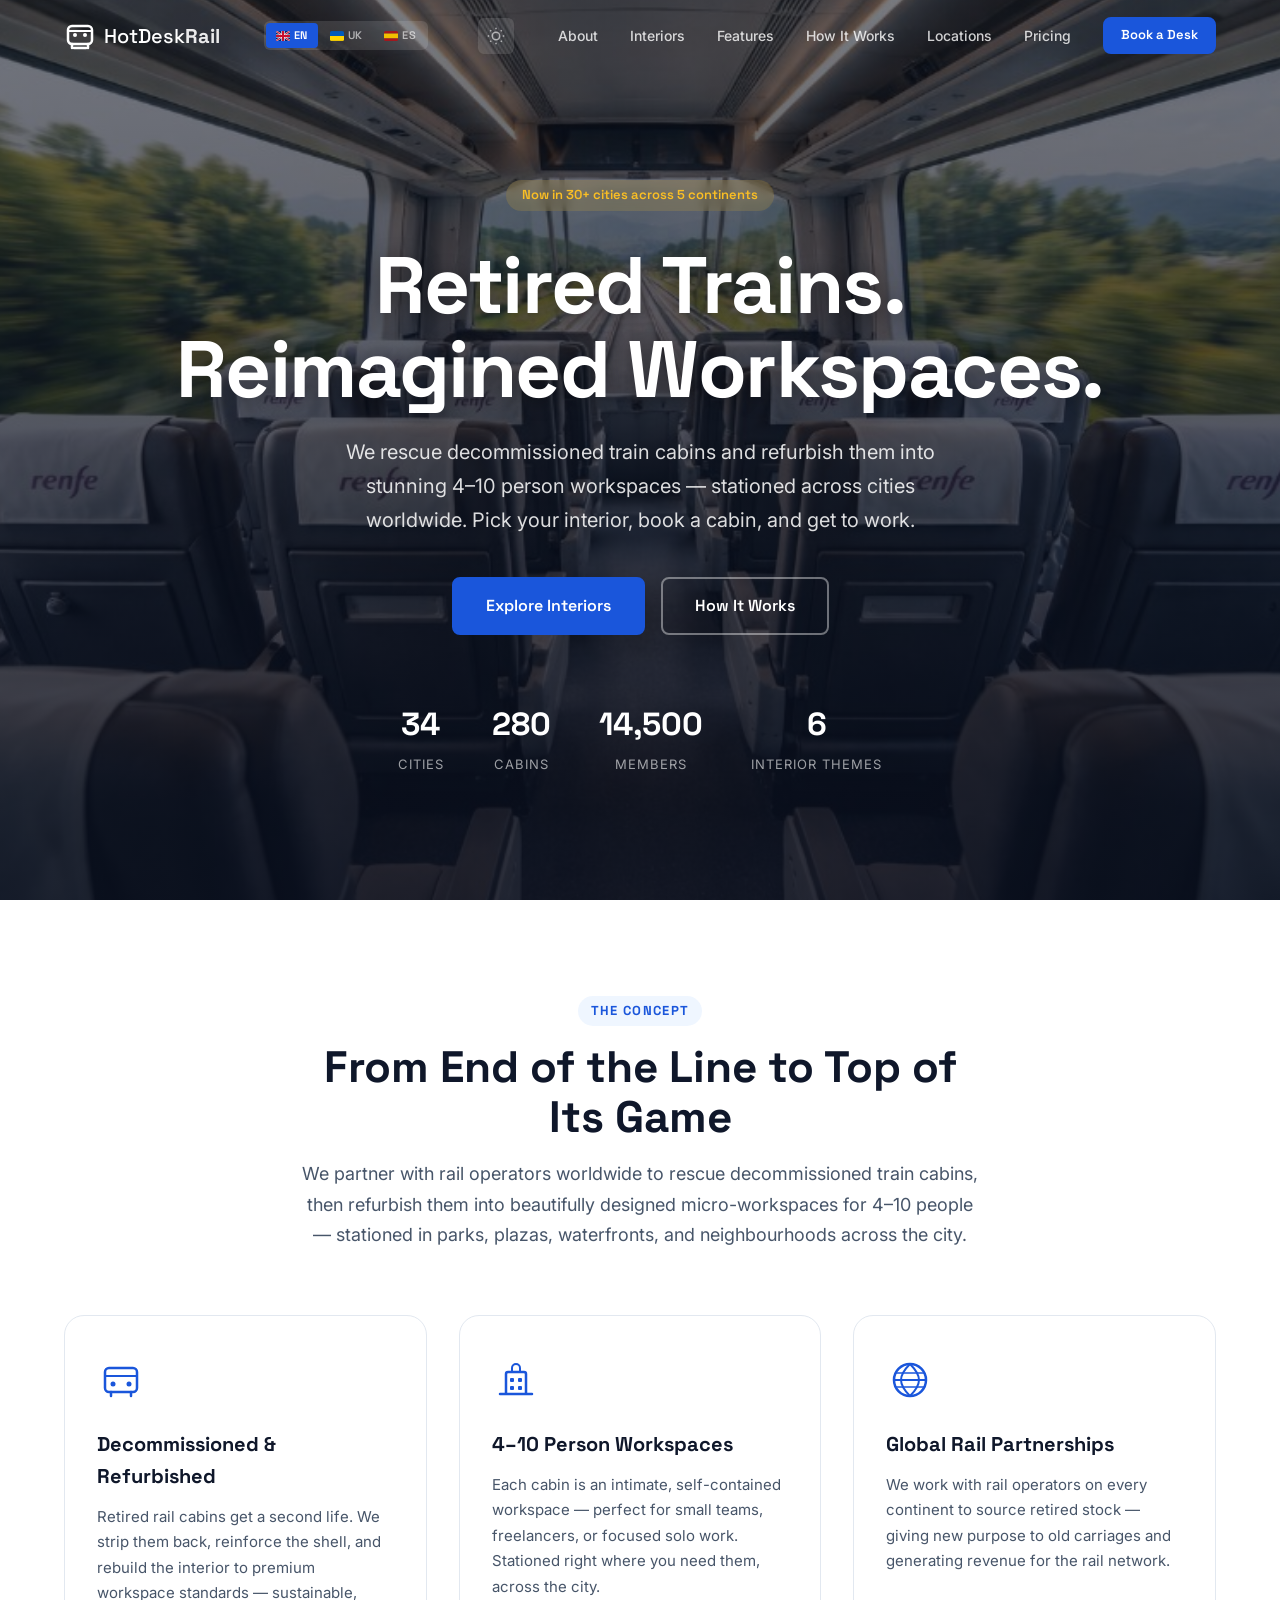
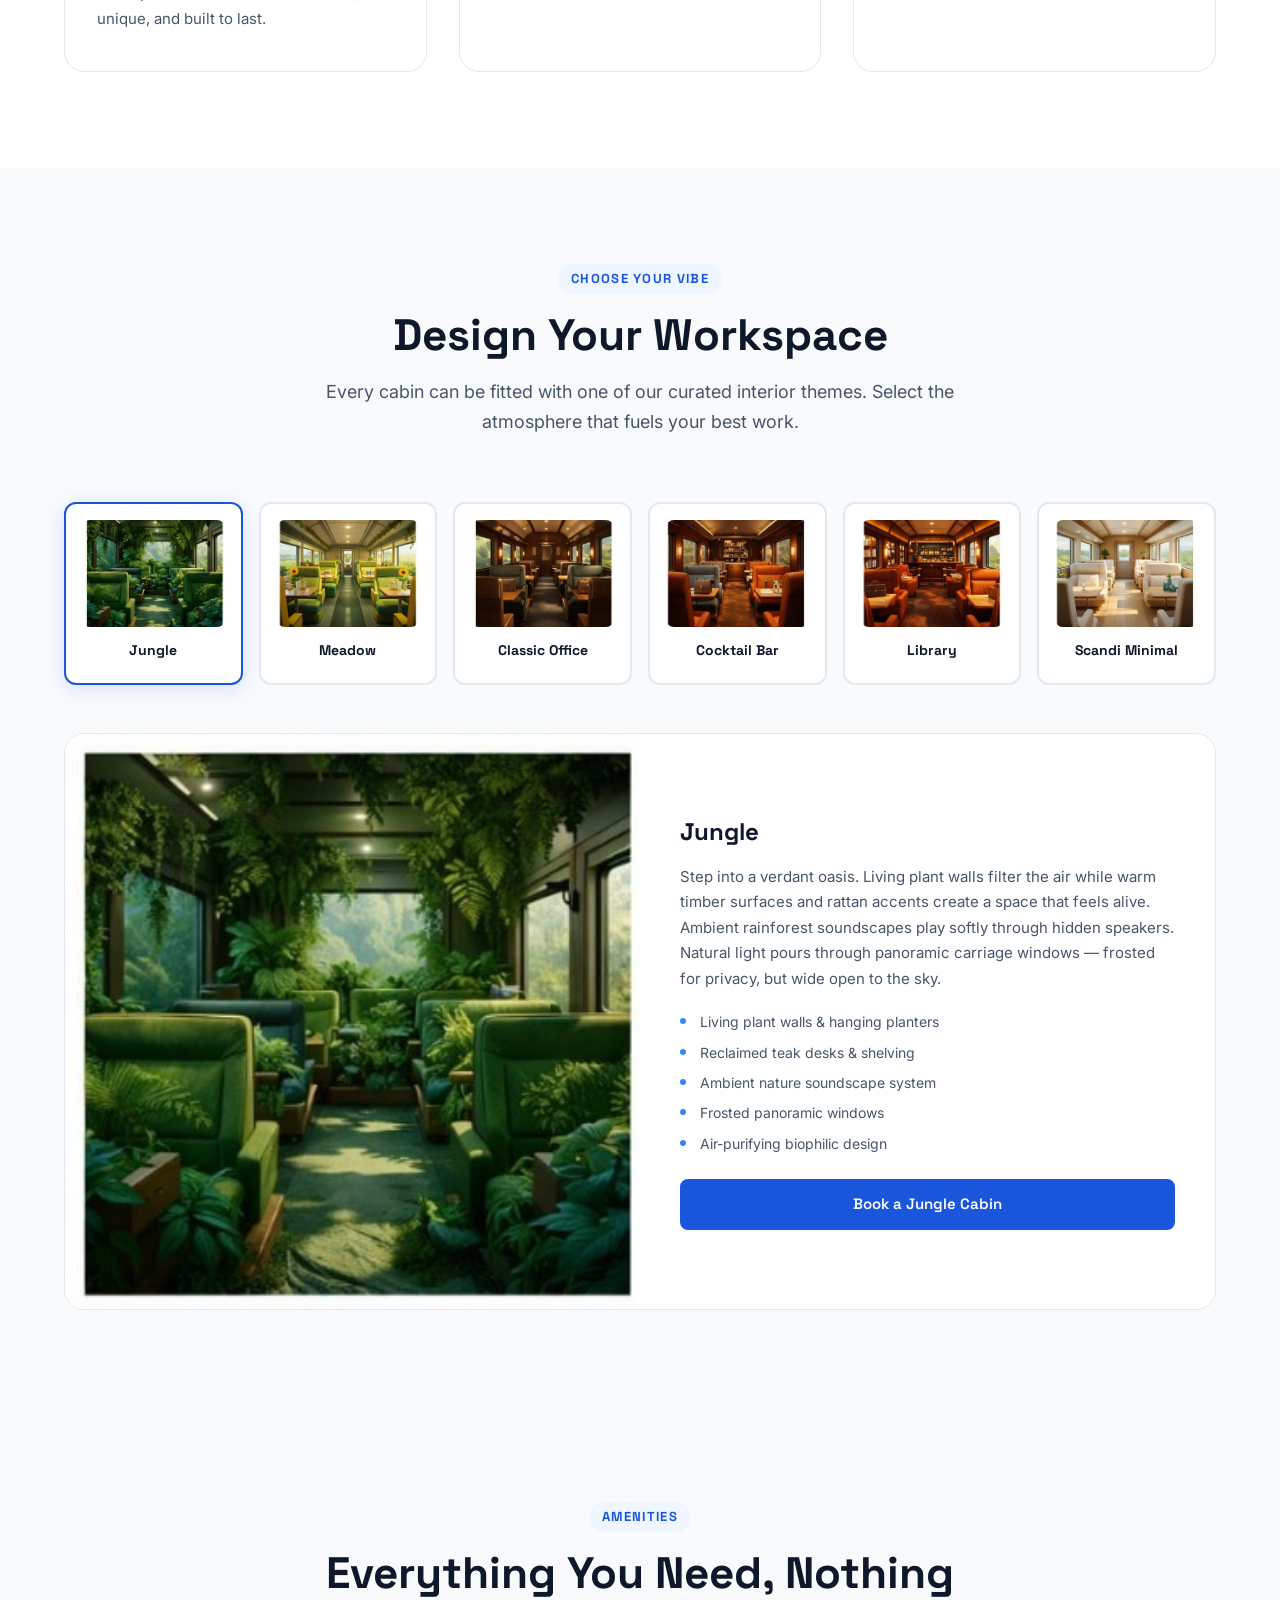
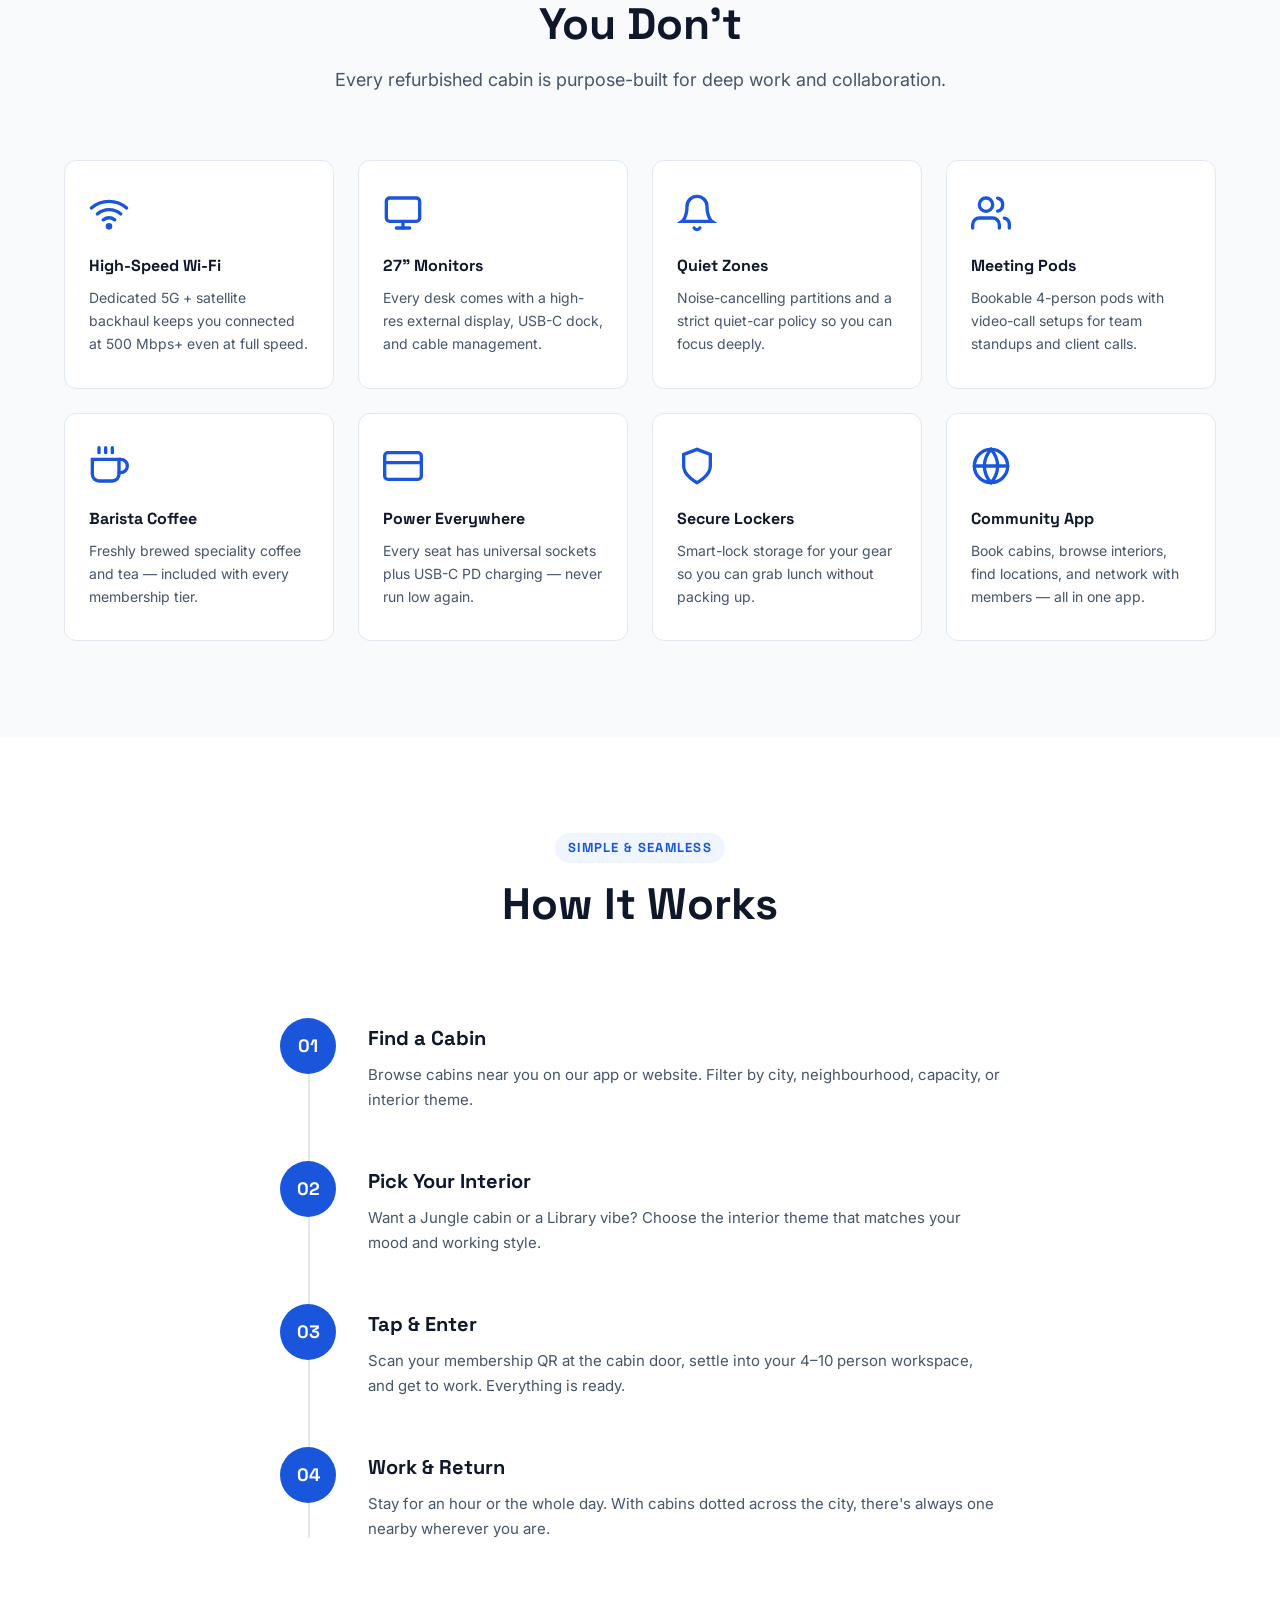
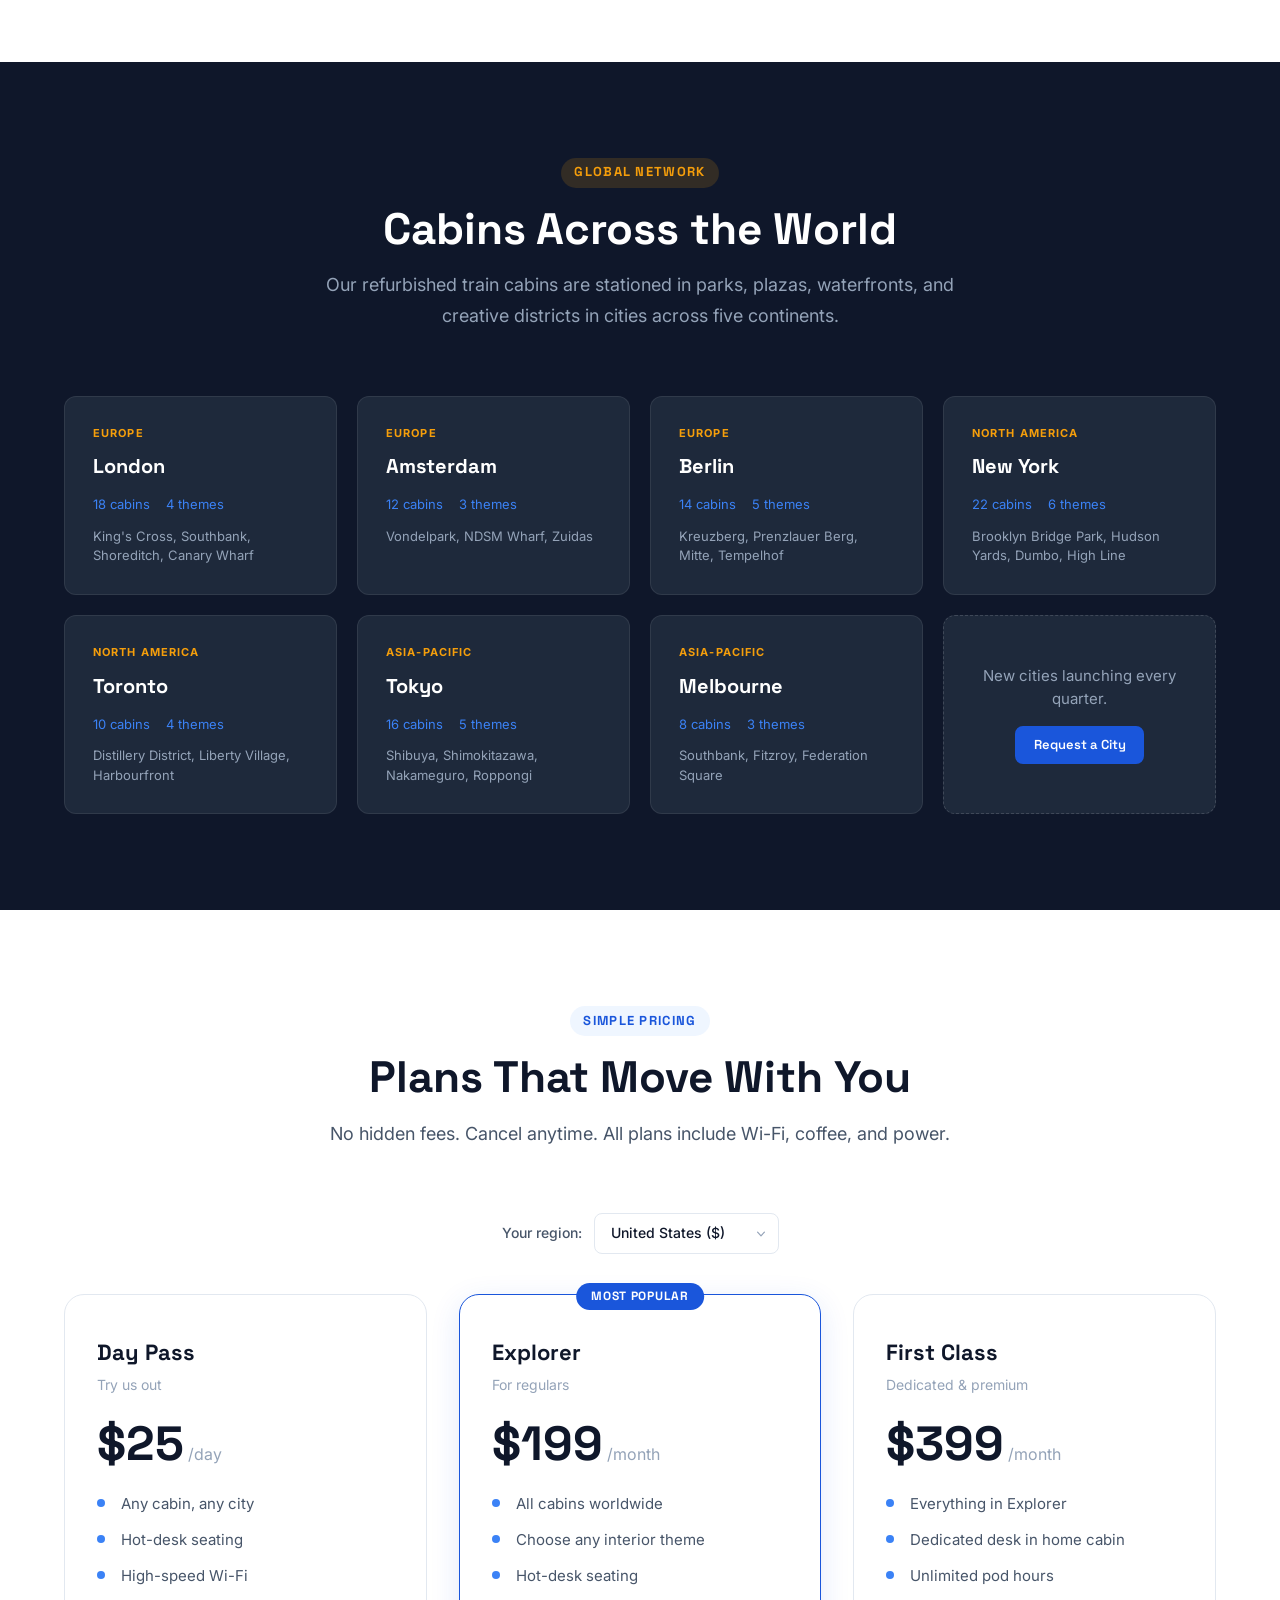
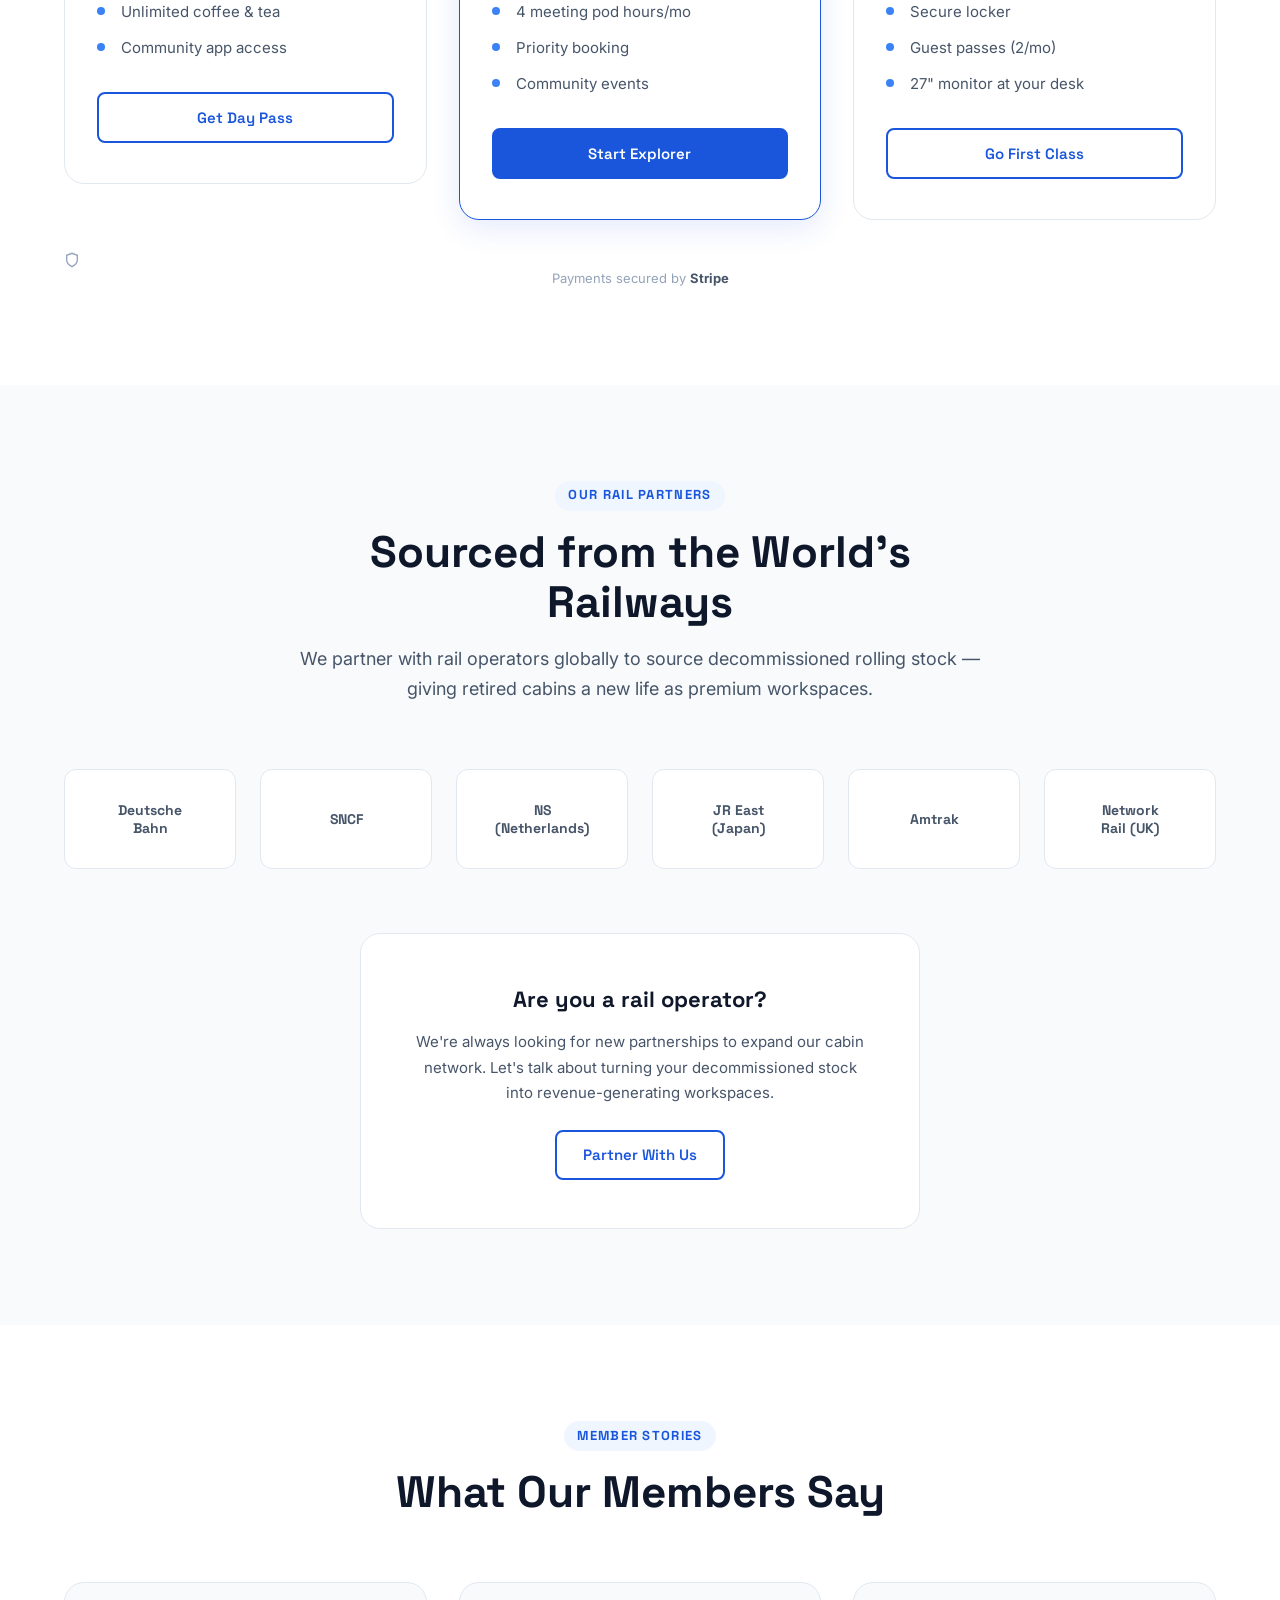
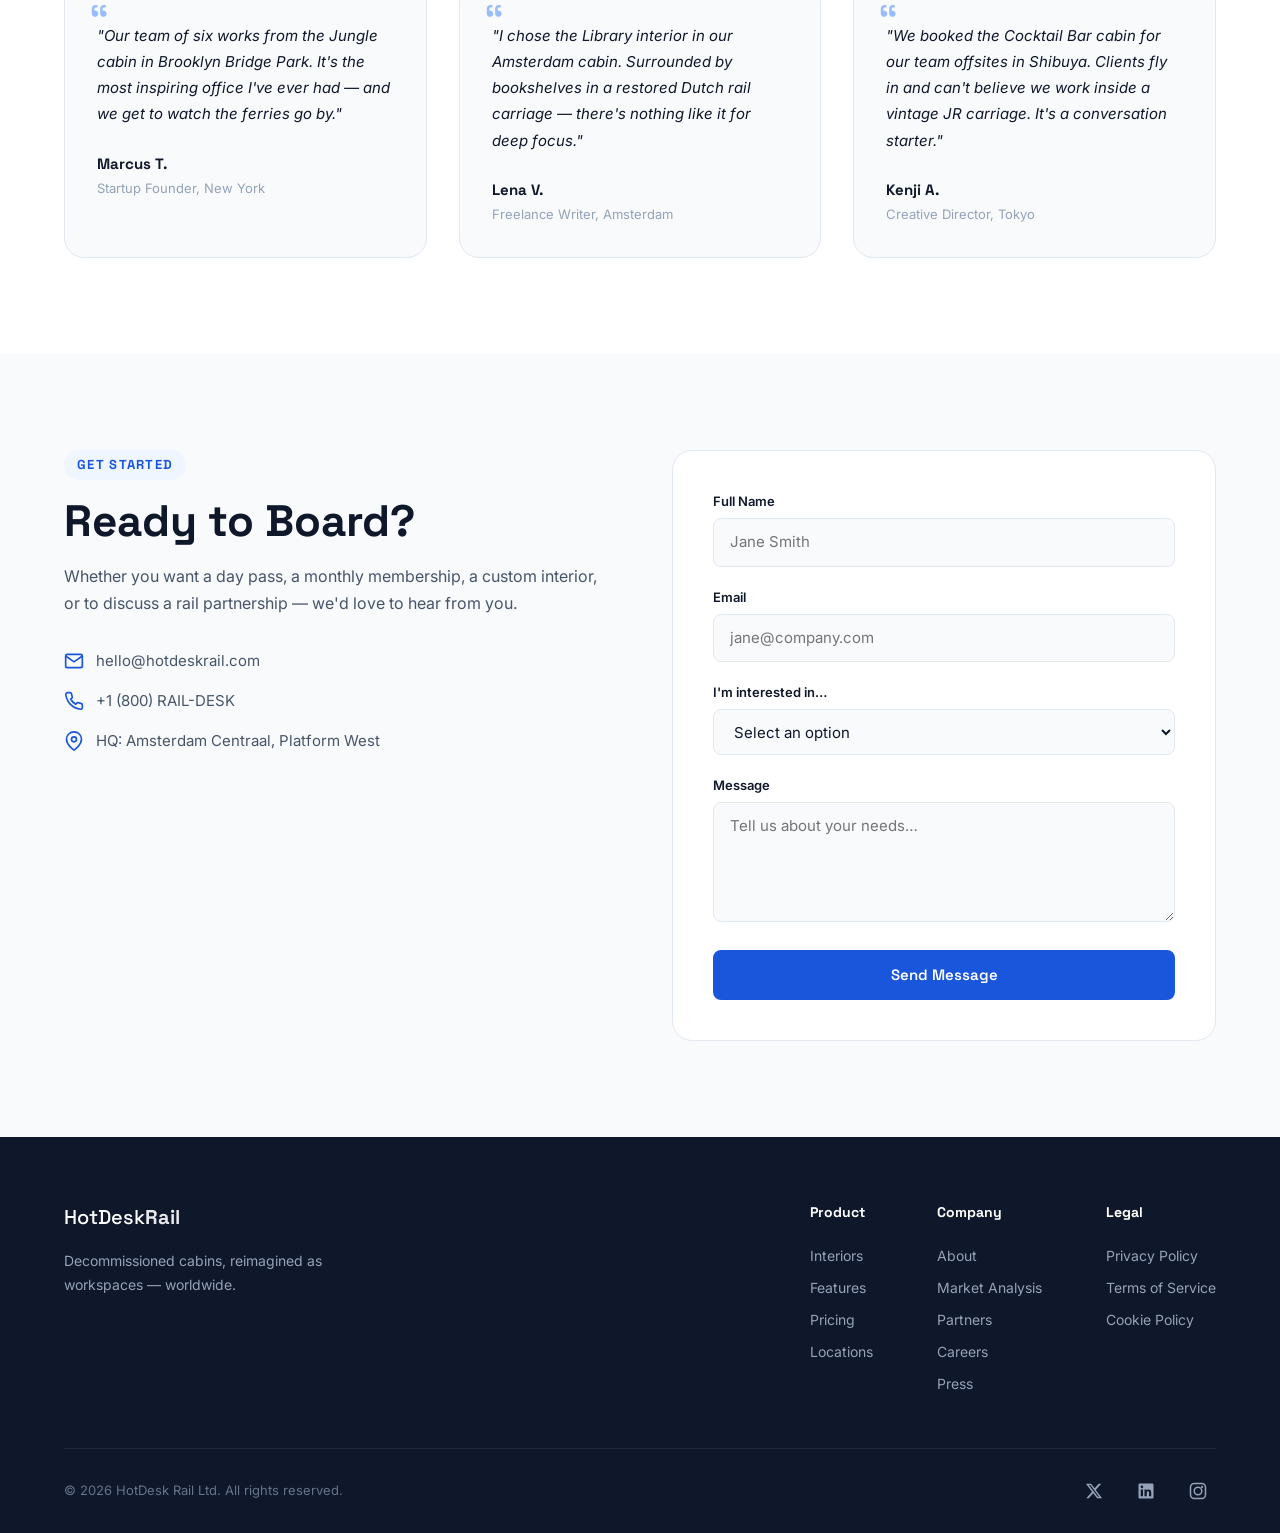
<file: index.html>
<!DOCTYPE html>
<html lang="en">
<head>
  <meta charset="UTF-8">
  <meta name="viewport" content="width=device-width, initial-scale=1.0">
  <title>HotDesk Rail — Refurbished Train Cabins, Reimagined as Workspaces</title>
  <meta name="description" content="Decommissioned train cabins refurbished into stunning 4–10 person workspaces, stationed across cities worldwide. Choose your interior. Book your cabin.">
  <link rel="preconnect" href="https://fonts.googleapis.com">
  <link rel="preconnect" href="https://fonts.gstatic.com" crossorigin>
  <link href="https://fonts.googleapis.com/css2?family=Inter:wght@400;500;600;700;800&family=Space+Grotesk:wght@500;700&display=swap" rel="stylesheet">
  <link rel="stylesheet" href="styles.css">
  <script>
    var _paq = window._paq = window._paq || [];
    var u = 'https://matomo.matumi.anthill.hk/';
    _paq.push(['setTrackerUrl', u + 'matomo.php']);
    _paq.push(['setSiteId', '3']);
    _paq.push(['trackPageView']);
    _paq.push(['enableLinkTracking']);
    (function () {
      var d = document, g = d.createElement('script'), s = d.getElementsByTagName('script')[0];
      g.async = true; g.src = u + 'matomo.js'; s.parentNode.insertBefore(g, s);
    })();
  </script>
</head>
<body>

  <!-- Navigation -->
  <nav class="nav" id="nav">
    <div class="container nav__inner">
      <a href="#" class="nav__logo">
        <svg class="nav__logo-icon" viewBox="0 0 32 32" fill="none" xmlns="http://www.w3.org/2000/svg">
          <rect x="4" y="6" width="24" height="18" rx="4" stroke="currentColor" stroke-width="2.5"/>
          <line x1="10" y1="28" x2="22" y2="28" stroke="currentColor" stroke-width="2.5" stroke-linecap="round"/>
          <line x1="8" y1="24" x2="8" y2="28" stroke="currentColor" stroke-width="2.5" stroke-linecap="round"/>
          <line x1="24" y1="24" x2="24" y2="28" stroke="currentColor" stroke-width="2.5" stroke-linecap="round"/>
          <circle cx="11" cy="15" r="2" fill="currentColor"/>
          <circle cx="21" cy="15" r="2" fill="currentColor"/>
          <line x1="4" y1="11" x2="28" y2="11" stroke="currentColor" stroke-width="2"/>
        </svg>
        <span>HotDesk<strong>Rail</strong></span>
      </a>
      <div class="lang-switcher" id="langSwitcher">
        <button class="lang-btn active" data-lang="en"><svg class="flag" viewBox="0 0 20 14"><rect width="20" height="14" fill="#012169"/><path d="M0 0l20 14M20 0L0 14" stroke="#fff" stroke-width="2.8"/><path d="M0 0l20 14M20 0L0 14" stroke="#C8102E" stroke-width="1.6"/><path d="M10 0v14M0 7h20" stroke="#fff" stroke-width="4.6"/><path d="M10 0v14M0 7h20" stroke="#C8102E" stroke-width="2.8"/></svg>EN</button>
        <button class="lang-btn" data-lang="uk"><svg class="flag" viewBox="0 0 20 14"><rect width="20" height="7" fill="#005BBB"/><rect y="7" width="20" height="7" fill="#FFD500"/></svg>UK</button>
        <button class="lang-btn" data-lang="es"><svg class="flag" viewBox="0 0 20 14"><rect width="20" height="3.5" fill="#AA151B"/><rect y="3.5" width="20" height="7" fill="#F1BF00"/><rect y="10.5" width="20" height="3.5" fill="#AA151B"/></svg>ES</button>
      </div>
      <button class="theme-toggle" id="themeToggle" aria-label="Toggle theme">
        <svg class="theme-icon theme-icon--light" width="18" height="18" viewBox="0 0 24 24" fill="none" stroke="currentColor" stroke-width="2"><circle cx="12" cy="12" r="5"/><path d="M12 1v2M12 21v2M4.22 4.22l1.42 1.42M18.36 18.36l1.42 1.42M1 12h2M21 12h2M4.22 19.78l1.42-1.42M18.36 5.64l1.42-1.42"/></svg>
        <svg class="theme-icon theme-icon--dark" width="18" height="18" viewBox="0 0 24 24" fill="none" stroke="currentColor" stroke-width="2"><path d="M21 12.79A9 9 0 1111.21 3 7 7 0 0021 12.79z"/></svg>
        <svg class="theme-icon theme-icon--auto" width="18" height="18" viewBox="0 0 24 24" fill="none" stroke="currentColor" stroke-width="2"><circle cx="12" cy="12" r="10"/><path d="M12 2a10 10 0 000 20z" fill="currentColor" opacity=".3"/></svg>
      </button>
      <button class="nav__toggle" id="navToggle" aria-label="Toggle menu">
        <span></span><span></span><span></span>
      </button>
      <ul class="nav__links" id="navLinks">
        <li><a href="#about" data-i18n="nav_about">About</a></li>
        <li><a href="#interiors" data-i18n="nav_interiors">Interiors</a></li>
        <li><a href="#features" data-i18n="nav_features">Features</a></li>
        <li><a href="#how-it-works" data-i18n="nav_how">How It Works</a></li>
        <li><a href="#locations" data-i18n="nav_locations">Locations</a></li>
        <li><a href="#pricing" data-i18n="nav_pricing">Pricing</a></li>
        <li><a href="#contact" class="btn btn--sm btn--primary" data-i18n="nav_cta">Book a Desk</a></li>
      </ul>
    </div>
  </nav>

  <!-- Hero -->
  <header class="hero" id="hero">
    <div class="hero__bg">
      <div class="hero__train-img"></div>
      <div class="hero__overlay"></div>
    </div>
    <div class="container hero__content">
      <div class="hero__badge" data-i18n="hero_badge">Now in 30+ cities across 5 continents</div>
      <h1 class="hero__title" data-i18n="hero_title" data-i18n-html>Retired Trains.<br>Reimagined&nbsp;Workspaces.</h1>
      <p class="hero__subtitle" data-i18n="hero_sub">We rescue decommissioned train cabins and refurbish them into stunning 4–10 person workspaces — stationed across cities worldwide. Pick your interior, book a cabin, and get to work.</p>
      <div class="hero__actions">
        <a href="#interiors" class="btn btn--primary btn--lg" data-i18n="hero_cta1">Explore Interiors</a>
        <a href="#how-it-works" class="btn btn--outline btn--lg" data-i18n="hero_cta2">How It Works</a>
      </div>
      <div class="hero__stats">
        <div class="hero__stat">
          <span class="hero__stat-value" data-count="34">0</span>
          <span class="hero__stat-label" data-i18n="stat_cities">Cities</span>
        </div>
        <div class="hero__stat">
          <span class="hero__stat-value" data-count="280">0</span>
          <span class="hero__stat-label" data-i18n="stat_cabins">Cabins</span>
        </div>
        <div class="hero__stat">
          <span class="hero__stat-value" data-count="14500">0</span>
          <span class="hero__stat-label" data-i18n="stat_members">Members</span>
        </div>
        <div class="hero__stat">
          <span class="hero__stat-value" data-count="6">0</span>
          <span class="hero__stat-label" data-i18n="stat_themes">Interior Themes</span>
        </div>
      </div>
    </div>
  </header>

  <!-- About -->
  <section class="section about" id="about">
    <div class="container">
      <div class="section__header">
        <span class="section__tag" data-i18n="about_tag">The Concept</span>
        <h2 class="section__title" data-i18n="about_title">From End of the Line to Top of Its Game</h2>
        <p class="section__desc" data-i18n="about_desc">We partner with rail operators worldwide to rescue decommissioned train cabins, then refurbish them into beautifully designed micro-workspaces for 4–10 people — stationed in parks, plazas, waterfronts, and neighbourhoods across the city.</p>
      </div>
      <div class="about__grid">
        <div class="about__card">
          <div class="about__card-icon">
            <svg viewBox="0 0 48 48" fill="none"><rect x="8" y="12" width="32" height="24" rx="4" stroke="currentColor" stroke-width="2.5"/><line x1="8" y1="20" x2="40" y2="20" stroke="currentColor" stroke-width="2"/><circle cx="16" cy="28" r="2.5" fill="currentColor"/><circle cx="32" cy="28" r="2.5" fill="currentColor"/><line x1="14" y1="36" x2="14" y2="40" stroke="currentColor" stroke-width="2.5" stroke-linecap="round"/><line x1="34" y1="36" x2="34" y2="40" stroke="currentColor" stroke-width="2.5" stroke-linecap="round"/></svg>
          </div>
          <h3 data-i18n="about_h1">Decommissioned &amp; Refurbished</h3>
          <p data-i18n="about_p1">Retired rail cabins get a second life. We strip them back, reinforce the shell, and rebuild the interior to premium workspace standards — sustainable, unique, and built to last.</p>
        </div>
        <div class="about__card">
          <div class="about__card-icon">
            <svg viewBox="0 0 48 48" fill="none"><path d="M14 38V18a2 2 0 0 1 2-2h16a2 2 0 0 1 2 2v20" stroke="currentColor" stroke-width="2.5"/><rect x="18" y="22" width="4" height="4" rx="1" fill="currentColor"/><rect x="26" y="22" width="4" height="4" rx="1" fill="currentColor"/><rect x="18" y="30" width="4" height="4" rx="1" fill="currentColor"/><rect x="26" y="30" width="4" height="4" rx="1" fill="currentColor"/><line x1="8" y1="38" x2="40" y2="38" stroke="currentColor" stroke-width="2.5" stroke-linecap="round"/><path d="M20 16V12a4 4 0 0 1 8 0v4" stroke="currentColor" stroke-width="2"/></svg>
          </div>
          <h3 data-i18n="about_h2">4–10 Person Workspaces</h3>
          <p data-i18n="about_p2">Each cabin is an intimate, self-contained workspace — perfect for small teams, freelancers, or focused solo work. Stationed right where you need them, across the city.</p>
        </div>
        <div class="about__card">
          <div class="about__card-icon">
            <svg viewBox="0 0 48 48" fill="none"><circle cx="24" cy="24" r="16" stroke="currentColor" stroke-width="2.5"/><path d="M24 8C30 14 33 19 33 24C33 29 30 34 24 40" stroke="currentColor" stroke-width="2"/><path d="M24 8C18 14 15 19 15 24C15 29 18 34 24 40" stroke="currentColor" stroke-width="2"/><line x1="8" y1="24" x2="40" y2="24" stroke="currentColor" stroke-width="2"/><line x1="10" y1="17" x2="38" y2="17" stroke="currentColor" stroke-width="1.5"/><line x1="10" y1="31" x2="38" y2="31" stroke="currentColor" stroke-width="1.5"/></svg>
          </div>
          <h3 data-i18n="about_h3">Global Rail Partnerships</h3>
          <p data-i18n="about_p3">We work with rail operators on every continent to source retired stock — giving new purpose to old carriages and generating revenue for the rail network.</p>
        </div>
      </div>
    </div>
  </section>

  <!-- Interior Themes -->
  <section class="section interiors" id="interiors">
    <div class="container">
      <div class="section__header">
        <span class="section__tag" data-i18n="int_tag">Choose Your Vibe</span>
        <h2 class="section__title" data-i18n="int_title">Design Your Workspace</h2>
        <p class="section__desc" data-i18n="int_desc">Every cabin can be fitted with one of our curated interior themes. Select the atmosphere that fuels your best work.</p>
      </div>
      <div class="interiors__grid">
        <button class="interior-card active" data-theme="jungle">
          <div class="interior-card__preview">
            <img src="images/jungle.jpg" alt="Jungle interior — lush green train cabin workspace" loading="lazy">
          </div>
          <h3 data-i18n="int_jungle">Jungle</h3>
        </button>
        <button class="interior-card" data-theme="meadow">
          <div class="interior-card__preview">
            <img src="images/meadow.jpg" alt="Meadow interior — sunlit cabin with wildflower accents" loading="lazy">
          </div>
          <h3 data-i18n="int_meadow">Meadow</h3>
        </button>
        <button class="interior-card" data-theme="office">
          <div class="interior-card__preview">
            <img src="images/classic-office.jpg" alt="Classic Office interior — professional wood-panelled cabin" loading="lazy">
          </div>
          <h3 data-i18n="int_office">Classic Office</h3>
        </button>
        <button class="interior-card" data-theme="bar">
          <div class="interior-card__preview">
            <img src="images/cocktail-bar.jpg" alt="Cocktail Bar interior — moody amber-lit cabin with bar" loading="lazy">
          </div>
          <h3 data-i18n="int_bar">Cocktail Bar</h3>
        </button>
        <button class="interior-card" data-theme="library">
          <div class="interior-card__preview">
            <img src="images/library.jpg" alt="Library interior — warm wood cabin with bookshelves" loading="lazy">
          </div>
          <h3 data-i18n="int_library">Library</h3>
        </button>
        <button class="interior-card" data-theme="scandi">
          <div class="interior-card__preview">
            <img src="images/scandi-minimal.jpg" alt="Scandi Minimal interior — light birch and white cabin" loading="lazy">
          </div>
          <h3 data-i18n="int_scandi">Scandi Minimal</h3>
        </button>
      </div>
      <div class="interiors__detail" id="interiorDetail">
        <div class="interiors__detail-inner">
          <div class="interiors__detail-visual" id="interiorVisual">
            <img src="images/jungle.jpg" alt="Jungle interior preview" id="interiorImage">
          </div>
          <div class="interiors__detail-info">
            <h3 id="interiorTitle">Jungle</h3>
            <p id="interiorDesc">Step into a verdant oasis. Living plant walls filter the air while warm timber surfaces and rattan accents create a space that feels alive. Ambient rainforest soundscapes play softly through hidden speakers. Natural light pours through panoramic carriage windows — frosted for privacy, but wide open to the sky.</p>
            <ul class="interiors__detail-features" id="interiorFeatures">
              <li>Living plant walls &amp; hanging planters</li>
              <li>Reclaimed teak desks &amp; shelving</li>
              <li>Ambient nature soundscape system</li>
              <li>Frosted panoramic windows</li>
              <li>Air-purifying biophilic design</li>
            </ul>
            <a href="#contact" class="btn btn--primary" id="interiorBookBtn" data-i18n-template="theme_book">Book a Jungle Cabin</a>
          </div>
        </div>
      </div>
    </div>
  </section>

  <!-- Features -->
  <section class="section features" id="features">
    <div class="container">
      <div class="section__header">
        <span class="section__tag" data-i18n="feat_tag">Amenities</span>
        <h2 class="section__title" data-i18n="feat_title">Everything You Need, Nothing You Don't</h2>
        <p class="section__desc" data-i18n="feat_desc">Every refurbished cabin is purpose-built for deep work and collaboration.</p>
      </div>
      <div class="features__grid">
        <div class="feature">
          <div class="feature__icon">
            <svg viewBox="0 0 24 24" fill="none" stroke="currentColor" stroke-width="2" stroke-linecap="round"><path d="M5 12.55a11 11 0 0 1 14.08 0"/><path d="M1.42 9a16 16 0 0 1 21.16 0"/><path d="M8.53 16.11a6 6 0 0 1 6.95 0"/><circle cx="12" cy="20" r="1" fill="currentColor"/></svg>
          </div>
          <h4 data-i18n="feat_wifi_h">High-Speed Wi-Fi</h4>
          <p data-i18n="feat_wifi_p">Dedicated 5G + satellite backhaul keeps you connected at 500 Mbps+ even at full speed.</p>
        </div>
        <div class="feature">
          <div class="feature__icon">
            <svg viewBox="0 0 24 24" fill="none" stroke="currentColor" stroke-width="2" stroke-linecap="round"><rect x="2" y="3" width="20" height="14" rx="2"/><line x1="8" y1="21" x2="16" y2="21"/><line x1="12" y1="17" x2="12" y2="21"/></svg>
          </div>
          <h4 data-i18n="feat_mon_h">27" Monitors</h4>
          <p data-i18n="feat_mon_p">Every desk comes with a high-res external display, USB-C dock, and cable management.</p>
        </div>
        <div class="feature">
          <div class="feature__icon">
            <svg viewBox="0 0 24 24" fill="none" stroke="currentColor" stroke-width="2" stroke-linecap="round"><path d="M18 8A6 6 0 0 0 6 8c0 7-3 9-3 9h18s-3-2-3-9"/><path d="M13.73 21a2 2 0 0 1-3.46 0"/></svg>
          </div>
          <h4 data-i18n="feat_quiet_h">Quiet Zones</h4>
          <p data-i18n="feat_quiet_p">Noise-cancelling partitions and a strict quiet-car policy so you can focus deeply.</p>
        </div>
        <div class="feature">
          <div class="feature__icon">
            <svg viewBox="0 0 24 24" fill="none" stroke="currentColor" stroke-width="2" stroke-linecap="round"><path d="M17 21v-2a4 4 0 0 0-4-4H5a4 4 0 0 0-4 4v2"/><circle cx="9" cy="7" r="4"/><path d="M23 21v-2a4 4 0 0 0-3-3.87"/><path d="M16 3.13a4 4 0 0 1 0 7.75"/></svg>
          </div>
          <h4 data-i18n="feat_meet_h">Meeting Pods</h4>
          <p data-i18n="feat_meet_p">Bookable 4-person pods with video-call setups for team standups and client calls.</p>
        </div>
        <div class="feature">
          <div class="feature__icon">
            <svg viewBox="0 0 24 24" fill="none" stroke="currentColor" stroke-width="2" stroke-linecap="round"><path d="M18 8h1a4 4 0 0 1 0 8h-1"/><path d="M2 8h16v9a4 4 0 0 1-4 4H6a4 4 0 0 1-4-4V8z"/><line x1="6" y1="1" x2="6" y2="4"/><line x1="10" y1="1" x2="10" y2="4"/><line x1="14" y1="1" x2="14" y2="4"/></svg>
          </div>
          <h4 data-i18n="feat_coffee_h">Barista Coffee</h4>
          <p data-i18n="feat_coffee_p">Freshly brewed speciality coffee and tea — included with every membership tier.</p>
        </div>
        <div class="feature">
          <div class="feature__icon">
            <svg viewBox="0 0 24 24" fill="none" stroke="currentColor" stroke-width="2" stroke-linecap="round"><rect x="1" y="4" width="22" height="16" rx="2"/><line x1="1" y1="10" x2="23" y2="10"/></svg>
          </div>
          <h4 data-i18n="feat_power_h">Power Everywhere</h4>
          <p data-i18n="feat_power_p">Every seat has universal sockets plus USB-C PD charging — never run low again.</p>
        </div>
        <div class="feature">
          <div class="feature__icon">
            <svg viewBox="0 0 24 24" fill="none" stroke="currentColor" stroke-width="2" stroke-linecap="round"><path d="M12 22s8-4 8-10V5l-8-3-8 3v7c0 6 8 10 8 10z"/></svg>
          </div>
          <h4 data-i18n="feat_lock_h">Secure Lockers</h4>
          <p data-i18n="feat_lock_p">Smart-lock storage for your gear so you can grab lunch without packing up.</p>
        </div>
        <div class="feature">
          <div class="feature__icon">
            <svg viewBox="0 0 24 24" fill="none" stroke="currentColor" stroke-width="2" stroke-linecap="round"><circle cx="12" cy="12" r="10"/><line x1="2" y1="12" x2="22" y2="12"/><path d="M12 2a15.3 15.3 0 0 1 4 10 15.3 15.3 0 0 1-4 10 15.3 15.3 0 0 1-4-10 15.3 15.3 0 0 1 4-10z"/></svg>
          </div>
          <h4 data-i18n="feat_app_h">Community App</h4>
          <p data-i18n="feat_app_p">Book cabins, browse interiors, find locations, and network with members — all in one app.</p>
        </div>
      </div>
    </div>
  </section>

  <!-- How It Works -->
  <section class="section how-it-works" id="how-it-works">
    <div class="container">
      <div class="section__header">
        <span class="section__tag" data-i18n="how_tag">Simple &amp; Seamless</span>
        <h2 class="section__title" data-i18n="how_title">How It Works</h2>
      </div>
      <div class="steps">
        <div class="step">
          <div class="step__number">01</div>
          <div class="step__content">
            <h3 data-i18n="how_h1">Find a Cabin</h3>
            <p data-i18n="how_p1">Browse cabins near you on our app or website. Filter by city, neighbourhood, capacity, or interior theme.</p>
          </div>
        </div>
        <div class="step">
          <div class="step__number">02</div>
          <div class="step__content">
            <h3 data-i18n="how_h2">Pick Your Interior</h3>
            <p data-i18n="how_p2">Want a Jungle cabin or a Library vibe? Choose the interior theme that matches your mood and working style.</p>
          </div>
        </div>
        <div class="step">
          <div class="step__number">03</div>
          <div class="step__content">
            <h3 data-i18n="how_h3">Tap &amp; Enter</h3>
            <p data-i18n="how_p3">Scan your membership QR at the cabin door, settle into your 4–10 person workspace, and get to work. Everything is ready.</p>
          </div>
        </div>
        <div class="step">
          <div class="step__number">04</div>
          <div class="step__content">
            <h3 data-i18n="how_h4">Work &amp; Return</h3>
            <p data-i18n="how_p4">Stay for an hour or the whole day. With cabins dotted across the city, there's always one nearby wherever you are.</p>
          </div>
        </div>
      </div>
    </div>
  </section>

  <!-- Locations -->
  <section class="section locations" id="locations">
    <div class="container">
      <div class="section__header">
        <span class="section__tag" data-i18n="loc_tag">Global Network</span>
        <h2 class="section__title" data-i18n="loc_title">Cabins Across the World</h2>
        <p class="section__desc" data-i18n="loc_desc">Our refurbished train cabins are stationed in parks, plazas, waterfronts, and creative districts in cities across five continents.</p>
      </div>
      <div class="locations__grid">
        <div class="location-card">
          <div class="location-card__region">Europe</div>
          <h3 class="location-card__city">London</h3>
          <div class="location-card__meta">
            <span>18 <span data-i18n="loc_cabins">cabins</span></span>
            <span>4 <span data-i18n="loc_themes">themes</span></span>
          </div>
          <p>King's Cross, Southbank, Shoreditch, Canary Wharf</p>
        </div>
        <div class="location-card">
          <div class="location-card__region">Europe</div>
          <h3 class="location-card__city">Amsterdam</h3>
          <div class="location-card__meta">
            <span>12 <span data-i18n="loc_cabins">cabins</span></span>
            <span>3 <span data-i18n="loc_themes">themes</span></span>
          </div>
          <p>Vondelpark, NDSM Wharf, Zuidas</p>
        </div>
        <div class="location-card">
          <div class="location-card__region">Europe</div>
          <h3 class="location-card__city">Berlin</h3>
          <div class="location-card__meta">
            <span>14 <span data-i18n="loc_cabins">cabins</span></span>
            <span>5 <span data-i18n="loc_themes">themes</span></span>
          </div>
          <p>Kreuzberg, Prenzlauer Berg, Mitte, Tempelhof</p>
        </div>
        <div class="location-card">
          <div class="location-card__region">North America</div>
          <h3 class="location-card__city">New York</h3>
          <div class="location-card__meta">
            <span>22 <span data-i18n="loc_cabins">cabins</span></span>
            <span>6 <span data-i18n="loc_themes">themes</span></span>
          </div>
          <p>Brooklyn Bridge Park, Hudson Yards, Dumbo, High Line</p>
        </div>
        <div class="location-card">
          <div class="location-card__region">North America</div>
          <h3 class="location-card__city">Toronto</h3>
          <div class="location-card__meta">
            <span>10 <span data-i18n="loc_cabins">cabins</span></span>
            <span>4 <span data-i18n="loc_themes">themes</span></span>
          </div>
          <p>Distillery District, Liberty Village, Harbourfront</p>
        </div>
        <div class="location-card">
          <div class="location-card__region">Asia-Pacific</div>
          <h3 class="location-card__city">Tokyo</h3>
          <div class="location-card__meta">
            <span>16 <span data-i18n="loc_cabins">cabins</span></span>
            <span>5 <span data-i18n="loc_themes">themes</span></span>
          </div>
          <p>Shibuya, Shimokitazawa, Nakameguro, Roppongi</p>
        </div>
        <div class="location-card">
          <div class="location-card__region">Asia-Pacific</div>
          <h3 class="location-card__city">Melbourne</h3>
          <div class="location-card__meta">
            <span>8 <span data-i18n="loc_cabins">cabins</span></span>
            <span>3 <span data-i18n="loc_themes">themes</span></span>
          </div>
          <p>Southbank, Fitzroy, Federation Square</p>
        </div>
        <div class="location-card location-card--cta">
          <p data-i18n="loc_cta_text">New cities launching every quarter.</p>
          <a href="#contact" class="btn btn--primary btn--sm" data-i18n="loc_cta_btn">Request a City</a>
        </div>
      </div>
    </div>
  </section>

  <!-- Pricing -->
  <section class="section pricing" id="pricing">
    <div class="container">
      <div class="section__header">
        <span class="section__tag" data-i18n="price_tag">Simple Pricing</span>
        <h2 class="section__title" data-i18n="price_title">Plans That Move With You</h2>
        <p class="section__desc" data-i18n="price_desc">No hidden fees. Cancel anytime. All plans include Wi-Fi, coffee, and power.</p>
      </div>
      <div class="pricing__country" id="countrySwitcher">
        <label for="countrySelect" data-i18n="price_region">Your region:</label>
        <div class="pricing__country-select">
          <select id="countrySelect">
            <option value="us" data-symbol="$" data-currency="usd" selected>United States ($)</option>
            <option value="gb" data-symbol="&pound;" data-currency="gbp">United Kingdom (&pound;)</option>
            <option value="eu" data-symbol="&euro;" data-currency="eur">Europe (&euro;)</option>
            <option value="jp" data-symbol="&yen;" data-currency="jpy">Japan (&yen;)</option>
            <option value="au" data-symbol="A$" data-currency="aud">Australia (A$)</option>
            <option value="ca" data-symbol="C$" data-currency="cad">Canada (C$)</option>
          </select>
          <svg class="pricing__country-chevron" viewBox="0 0 20 20" fill="currentColor"><path fill-rule="evenodd" d="M5.23 7.21a.75.75 0 011.06.02L10 11.168l3.71-3.938a.75.75 0 111.08 1.04l-4.25 4.5a.75.75 0 01-1.08 0l-4.25-4.5a.75.75 0 01.02-1.06z"/></svg>
        </div>
      </div>
      <div class="pricing__grid">
        <div class="pricing-card" data-plan="day-pass" data-prices='{"us":25,"gb":20,"eu":23,"jp":3800,"au":38,"ca":34}'>
          <div class="pricing-card__header">
            <h3 data-i18n="price_day_h">Day Pass</h3>
            <p data-i18n="price_day_sub">Try us out</p>
          </div>
          <div class="pricing-card__price">
            <span class="pricing-card__amount">$25</span>
            <span class="pricing-card__period" data-i18n="price_day_per">/day</span>
          </div>
          <ul class="pricing-card__features" data-i18n-list="price_f_day">
            <li>Any cabin, any city</li>
            <li>Hot-desk seating</li>
            <li>High-speed Wi-Fi</li>
            <li>Unlimited coffee &amp; tea</li>
            <li>Community app access</li>
          </ul>
          <button type="button" class="btn btn--outline btn--block js-checkout" data-plan="day-pass" data-i18n="price_day_btn">Get Day Pass</button>
        </div>
        <div class="pricing-card pricing-card--featured" data-plan="explorer" data-prices='{"us":199,"gb":159,"eu":179,"jp":29800,"au":299,"ca":269}'>
          <div class="pricing-card__badge" data-i18n="price_exp_badge">Most Popular</div>
          <div class="pricing-card__header">
            <h3 data-i18n="price_exp_h">Explorer</h3>
            <p data-i18n="price_exp_sub">For regulars</p>
          </div>
          <div class="pricing-card__price">
            <span class="pricing-card__amount">$199</span>
            <span class="pricing-card__period" data-i18n="price_exp_per">/month</span>
          </div>
          <ul class="pricing-card__features" data-i18n-list="price_f_exp">
            <li>All cabins worldwide</li>
            <li>Choose any interior theme</li>
            <li>Hot-desk seating</li>
            <li>4 meeting pod hours/mo</li>
            <li>Priority booking</li>
            <li>Community events</li>
          </ul>
          <button type="button" class="btn btn--primary btn--block js-checkout" data-plan="explorer" data-i18n="price_exp_btn">Start Explorer</button>
        </div>
        <div class="pricing-card" data-plan="first-class" data-prices='{"us":399,"gb":319,"eu":359,"jp":59800,"au":599,"ca":539}'>
          <div class="pricing-card__header">
            <h3 data-i18n="price_fc_h">First Class</h3>
            <p data-i18n="price_fc_sub">Dedicated &amp; premium</p>
          </div>
          <div class="pricing-card__price">
            <span class="pricing-card__amount">$399</span>
            <span class="pricing-card__period" data-i18n="price_fc_per">/month</span>
          </div>
          <ul class="pricing-card__features" data-i18n-list="price_f_fc">
            <li>Everything in Explorer</li>
            <li>Dedicated desk in home cabin</li>
            <li>Unlimited pod hours</li>
            <li>Secure locker</li>
            <li>Guest passes (2/mo)</li>
            <li>27" monitor at your desk</li>
          </ul>
          <button type="button" class="btn btn--outline btn--block js-checkout" data-plan="first-class" data-i18n="price_fc_btn">Go First Class</button>
        </div>
      </div>
      <p class="pricing__stripe-badge">
        <svg viewBox="0 0 24 24" fill="none" stroke="currentColor" stroke-width="2" stroke-linecap="round" style="width:16px;height:16px;vertical-align:middle;margin-right:4px"><path d="M12 22s8-4 8-10V5l-8-3-8 3v7c0 6 8 10 8 10z"/></svg>
        <span data-i18n="price_stripe">Payments secured by</span> <strong>Stripe</strong>
      </p>
    </div>
  </section>

  <!-- Partners -->
  <section class="section partners" id="partners">
    <div class="container">
      <div class="section__header">
        <span class="section__tag" data-i18n="part_tag">Our Rail Partners</span>
        <h2 class="section__title" data-i18n="part_title">Sourced from the World's Railways</h2>
        <p class="section__desc" data-i18n="part_desc">We partner with rail operators globally to source decommissioned rolling stock — giving retired cabins a new life as premium workspaces.</p>
      </div>
      <div class="partners__logos">
        <div class="partner-logo">Deutsche<br>Bahn</div>
        <div class="partner-logo">SNCF</div>
        <div class="partner-logo">NS<br>(Netherlands)</div>
        <div class="partner-logo">JR East<br>(Japan)</div>
        <div class="partner-logo">Amtrak</div>
        <div class="partner-logo">Network<br>Rail (UK)</div>
      </div>
      <div class="partners__cta">
        <h3 data-i18n="part_cta_h">Are you a rail operator?</h3>
        <p data-i18n="part_cta_p">We're always looking for new partnerships to expand our cabin network. Let's talk about turning your decommissioned stock into revenue-generating workspaces.</p>
        <a href="#contact" class="btn btn--outline" data-i18n="part_cta_btn">Partner With Us</a>
      </div>
    </div>
  </section>

  <!-- Testimonials -->
  <section class="section testimonials">
    <div class="container">
      <div class="section__header">
        <span class="section__tag" data-i18n="test_tag">Member Stories</span>
        <h2 class="section__title" data-i18n="test_title">What Our Members Say</h2>
      </div>
      <div class="testimonials__grid">
        <blockquote class="testimonial">
          <p data-i18n="test_1">"Our team of six works from the Jungle cabin in Brooklyn Bridge Park. It's the most inspiring office I've ever had — and we get to watch the ferries go by."</p>
          <footer>
            <strong data-i18n="test_1_name">Marcus T.</strong>
            <span data-i18n="test_1_role">Startup Founder, New York</span>
          </footer>
        </blockquote>
        <blockquote class="testimonial">
          <p data-i18n="test_2">"I chose the Library interior in our Amsterdam cabin. Surrounded by bookshelves in a restored Dutch rail carriage — there's nothing like it for deep focus."</p>
          <footer>
            <strong data-i18n="test_2_name">Lena V.</strong>
            <span data-i18n="test_2_role">Freelance Writer, Amsterdam</span>
          </footer>
        </blockquote>
        <blockquote class="testimonial">
          <p data-i18n="test_3">"We booked the Cocktail Bar cabin for our team offsites in Shibuya. Clients fly in and can't believe we work inside a vintage JR carriage. It's a conversation starter."</p>
          <footer>
            <strong data-i18n="test_3_name">Kenji A.</strong>
            <span data-i18n="test_3_role">Creative Director, Tokyo</span>
          </footer>
        </blockquote>
      </div>
    </div>
  </section>

  <!-- Contact / CTA -->
  <section class="section contact" id="contact">
    <div class="container">
      <div class="contact__inner">
        <div class="contact__info">
          <span class="section__tag" data-i18n="contact_tag">Get Started</span>
          <h2 class="section__title" data-i18n="contact_title">Ready to Board?</h2>
          <p data-i18n="contact_desc">Whether you want a day pass, a monthly membership, a custom interior, or to discuss a rail partnership — we'd love to hear from you.</p>
          <div class="contact__details">
            <div class="contact__detail">
              <svg viewBox="0 0 24 24" fill="none" stroke="currentColor" stroke-width="2"><path d="M4 4h16c1.1 0 2 .9 2 2v12c0 1.1-.9 2-2 2H4c-1.1 0-2-.9-2-2V6c0-1.1.9-2 2-2z"/><polyline points="22,6 12,13 2,6"/></svg>
              <span data-i18n="contact_email">hello@hotdeskrail.com</span>
            </div>
            <div class="contact__detail">
              <svg viewBox="0 0 24 24" fill="none" stroke="currentColor" stroke-width="2"><path d="M22 16.92v3a2 2 0 0 1-2.18 2 19.79 19.79 0 0 1-8.63-3.07 19.5 19.5 0 0 1-6-6 19.79 19.79 0 0 1-3.07-8.67A2 2 0 0 1 4.11 2h3a2 2 0 0 1 2 1.72c.127.96.361 1.903.7 2.81a2 2 0 0 1-.45 2.11L8.09 9.91a16 16 0 0 0 6 6l1.27-1.27a2 2 0 0 1 2.11-.45c.907.339 1.85.573 2.81.7A2 2 0 0 1 22 16.92z"/></svg>
              <span data-i18n="contact_phone">+1 (800) RAIL-DESK</span>
            </div>
            <div class="contact__detail">
              <svg viewBox="0 0 24 24" fill="none" stroke="currentColor" stroke-width="2"><path d="M21 10c0 7-9 13-9 13s-9-6-9-13a9 9 0 0 1 18 0z"/><circle cx="12" cy="10" r="3"/></svg>
              <span data-i18n="contact_hq">HQ: Amsterdam Centraal, Platform West</span>
            </div>
          </div>
        </div>
        <form class="contact__form" id="contactForm">
          <div class="form__group">
            <label for="name" data-i18n="form_name">Full Name</label>
            <input type="text" id="name" name="name" required placeholder="Jane Smith">
          </div>
          <div class="form__group">
            <label for="email" data-i18n="form_email">Email</label>
            <input type="email" id="email" name="email" required placeholder="jane@company.com">
          </div>
          <div class="form__group">
            <label for="interest" data-i18n="form_interest">I'm interested in…</label>
            <select id="interest" name="interest" required>
              <option value="" disabled selected data-i18n="form_select">Select an option</option>
              <option value="day-pass" data-i18n="form_opt_day">Day Pass</option>
              <option value="explorer" data-i18n="form_opt_exp">Explorer Membership</option>
              <option value="first-class" data-i18n="form_opt_fc">First Class Membership</option>
              <option value="custom-interior" data-i18n="form_opt_custom">Custom Interior Theme</option>
              <option value="partnership" data-i18n="form_opt_partner">Rail Partnership</option>
              <option value="corporate" data-i18n="form_opt_corp">Corporate Booking</option>
              <option value="other" data-i18n="form_opt_other">Something Else</option>
            </select>
          </div>
          <div class="form__group">
            <label for="message" data-i18n="form_message">Message</label>
            <textarea id="message" name="message" rows="4" placeholder="Tell us about your needs…"></textarea>
          </div>
          <button type="submit" class="btn btn--primary btn--block" data-i18n="form_submit">Send Message</button>
        </form>
      </div>
    </div>
  </section>

  <!-- Footer -->
  <footer class="footer">
    <div class="container">
      <div class="footer__top">
        <div class="footer__brand">
          <a href="#" class="nav__logo">
            <span>HotDesk<strong>Rail</strong></span>
          </a>
          <p data-i18n="footer_brand">Decommissioned cabins, reimagined as workspaces — worldwide.</p>
        </div>
        <div class="footer__links">
          <div class="footer__col">
            <h4 data-i18n="footer_product">Product</h4>
            <ul>
              <li><a href="#interiors" data-i18n="nav_interiors">Interiors</a></li>
              <li><a href="#features" data-i18n="nav_features">Features</a></li>
              <li><a href="#pricing" data-i18n="nav_pricing">Pricing</a></li>
              <li><a href="#locations" data-i18n="nav_locations">Locations</a></li>
            </ul>
          </div>
          <div class="footer__col">
            <h4 data-i18n="footer_company">Company</h4>
            <ul>
              <li><a href="#about" data-i18n="nav_about">About</a></li>
              <li><a href="market-analysis.html" data-i18n="ma_nav">Market Analysis</a></li>
              <li><a href="#partners" data-i18n="part_cta_btn">Partners</a></li>
              <li><a href="#" data-i18n="footer_careers">Careers</a></li>
              <li><a href="#" data-i18n="footer_press">Press</a></li>
            </ul>
          </div>
          <div class="footer__col">
            <h4 data-i18n="footer_legal">Legal</h4>
            <ul>
              <li><a href="#" data-i18n="footer_privacy">Privacy Policy</a></li>
              <li><a href="#" data-i18n="footer_terms">Terms of Service</a></li>
              <li><a href="#" data-i18n="footer_cookies">Cookie Policy</a></li>
            </ul>
          </div>
        </div>
      </div>
      <div class="footer__bottom">
        <p data-i18n="footer_copy">&copy; 2026 HotDesk Rail Ltd. All rights reserved.</p>
        <div class="footer__social">
          <a href="#" aria-label="Twitter">
            <svg viewBox="0 0 24 24" fill="currentColor"><path d="M18.244 2.25h3.308l-7.227 8.26 8.502 11.24H16.17l-5.214-6.817L4.99 21.75H1.68l7.73-8.835L1.254 2.25H8.08l4.713 6.231zm-1.161 17.52h1.833L7.084 4.126H5.117z"/></svg>
          </a>
          <a href="#" aria-label="LinkedIn">
            <svg viewBox="0 0 24 24" fill="currentColor"><path d="M20.5 2h-17A1.5 1.5 0 002 3.5v17A1.5 1.5 0 003.5 22h17a1.5 1.5 0 001.5-1.5v-17A1.5 1.5 0 0020.5 2zM8 19H5v-9h3zM6.5 8.25A1.75 1.75 0 118.3 6.5a1.78 1.78 0 01-1.8 1.75zM19 19h-3v-4.74c0-1.42-.6-1.93-1.38-1.93A1.74 1.74 0 0013 14.19V19h-3v-9h2.9v1.3a3.11 3.11 0 012.7-1.4c1.55 0 3.36.86 3.36 3.66z"/></svg>
          </a>
          <a href="#" aria-label="Instagram">
            <svg viewBox="0 0 24 24" fill="none" stroke="currentColor" stroke-width="2"><rect x="2" y="2" width="20" height="20" rx="5"/><circle cx="12" cy="12" r="5"/><circle cx="17.5" cy="6.5" r="1.5" fill="currentColor" stroke="none"/></svg>
          </a>
        </div>
      </div>
    </div>
  </footer>

  <script src="i18n.js"></script>
  <script src="script.js"></script>
</body>
</html>
</file>
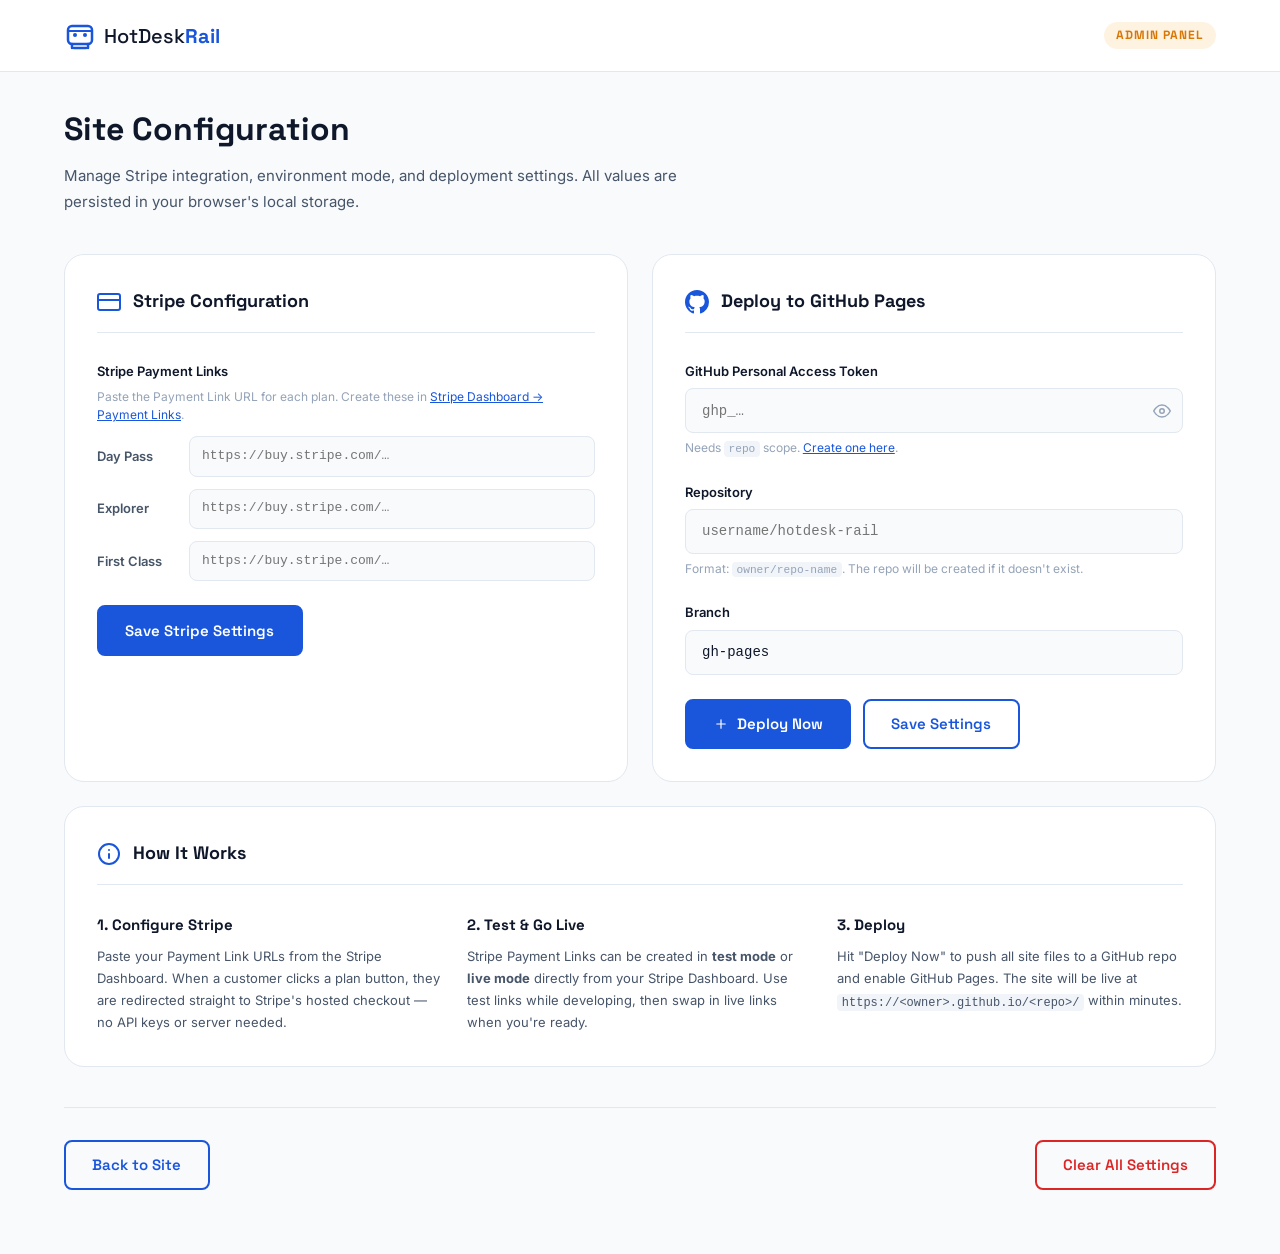
<file: admin.html>
<!DOCTYPE html>
<html lang="en">
<head>
  <meta charset="UTF-8">
  <meta name="viewport" content="width=device-width, initial-scale=1.0">
  <title>HotDesk Rail — Admin</title>
  <link rel="preconnect" href="https://fonts.googleapis.com">
  <link rel="preconnect" href="https://fonts.gstatic.com" crossorigin>
  <link href="https://fonts.googleapis.com/css2?family=Inter:wght@400;500;600;700;800&family=Space+Grotesk:wght@500;700&display=swap" rel="stylesheet">
  <link rel="stylesheet" href="styles.css">
  <link rel="stylesheet" href="admin.css">
  <script>
    var _paq = window._paq = window._paq || [];
    var u = 'https://matomo.matumi.anthill.hk/';
    _paq.push(['setTrackerUrl', u + 'matomo.php']);
    _paq.push(['setSiteId', '3']);
    _paq.push(['trackPageView']);
    _paq.push(['enableLinkTracking']);
    (function () {
      var d = document, g = d.createElement('script'), s = d.getElementsByTagName('script')[0];
      g.async = true; g.src = u + 'matomo.js'; s.parentNode.insertBefore(g, s);
    })();
  </script>
</head>
<body class="admin-body">

  <nav class="nav nav--scrolled">
    <div class="container nav__inner">
      <a href="index.html" class="nav__logo">
        <svg class="nav__logo-icon" viewBox="0 0 32 32" fill="none"><rect x="4" y="6" width="24" height="18" rx="4" stroke="currentColor" stroke-width="2.5"/><line x1="10" y1="28" x2="22" y2="28" stroke="currentColor" stroke-width="2.5" stroke-linecap="round"/><line x1="8" y1="24" x2="8" y2="28" stroke="currentColor" stroke-width="2.5" stroke-linecap="round"/><line x1="24" y1="24" x2="24" y2="28" stroke="currentColor" stroke-width="2.5" stroke-linecap="round"/><circle cx="11" cy="15" r="2" fill="currentColor"/><circle cx="21" cy="15" r="2" fill="currentColor"/><line x1="4" y1="11" x2="28" y2="11" stroke="currentColor" stroke-width="2"/></svg>
        <span>HotDesk<strong>Rail</strong></span>
      </a>
      <span class="admin-badge">Admin Panel</span>
    </div>
  </nav>

  <main class="admin">
    <div class="container">
      <header class="admin__header">
        <h1>Site Configuration</h1>
        <p>Manage Stripe integration, environment mode, and deployment settings. All values are persisted in your browser's local storage.</p>
      </header>

      <div class="admin__grid">

        <!-- Stripe Configuration -->
        <section class="admin__card">
          <div class="admin__card-header">
            <svg viewBox="0 0 24 24" fill="none" stroke="currentColor" stroke-width="2" stroke-linecap="round"><rect x="1" y="4" width="22" height="16" rx="2"/><line x1="1" y1="10" x2="23" y2="10"/></svg>
            <h2>Stripe Configuration</h2>
          </div>

          <div class="admin__field">
            <label>Stripe Payment Links</label>
            <p class="admin__hint">Paste the Payment Link URL for each plan. Create these in <a href="https://dashboard.stripe.com/payment-links" target="_blank" rel="noopener">Stripe Dashboard → Payment Links</a>.</p>
            <div class="admin__price-ids">
              <div class="admin__input-group">
                <span class="admin__input-label">Day Pass</span>
                <input type="url" id="linkDayPass" placeholder="https://buy.stripe.com/…" spellcheck="false">
              </div>
              <div class="admin__input-group">
                <span class="admin__input-label">Explorer</span>
                <input type="url" id="linkExplorer" placeholder="https://buy.stripe.com/…" spellcheck="false">
              </div>
              <div class="admin__input-group">
                <span class="admin__input-label">First Class</span>
                <input type="url" id="linkFirstClass" placeholder="https://buy.stripe.com/…" spellcheck="false">
              </div>
            </div>
          </div>

          <button type="button" class="btn btn--primary" id="saveStripe">Save Stripe Settings</button>
          <div class="admin__status" id="stripeStatus"></div>
        </section>

        <!-- Deploy to GitHub -->
        <section class="admin__card">
          <div class="admin__card-header">
            <svg viewBox="0 0 24 24" fill="currentColor"><path d="M12 0C5.37 0 0 5.37 0 12c0 5.31 3.435 9.795 8.205 11.385.6.105.825-.255.825-.57 0-.285-.015-1.23-.015-2.235-3.015.555-3.795-.735-4.035-1.41-.135-.345-.72-1.41-1.23-1.695-.42-.225-1.02-.78-.015-.795.945-.015 1.62.87 1.845 1.23 1.08 1.815 2.805 1.305 3.495.99.105-.78.42-1.305.765-1.605-2.67-.3-5.46-1.335-5.46-5.925 0-1.305.465-2.385 1.23-3.225-.12-.3-.54-1.53.12-3.18 0 0 1.005-.315 3.3 1.23.96-.27 1.98-.405 3-.405s2.04.135 3 .405c2.295-1.56 3.3-1.23 3.3-1.23.66 1.65.24 2.88.12 3.18.765.84 1.23 1.905 1.23 3.225 0 4.605-2.805 5.625-5.475 5.925.435.375.81 1.095.81 2.22 0 1.605-.015 2.895-.015 3.3 0 .315.225.69.825.57A12.02 12.02 0 0024 12c0-6.63-5.37-12-12-12z"/></svg>
            <h2>Deploy to GitHub Pages</h2>
          </div>

          <div class="admin__field">
            <label for="ghToken">GitHub Personal Access Token</label>
            <div class="admin__input-wrap">
              <input type="password" id="ghToken" placeholder="ghp_…" spellcheck="false" autocomplete="off">
              <button type="button" class="admin__reveal-btn" data-target="ghToken" aria-label="Toggle visibility">
                <svg viewBox="0 0 24 24" fill="none" stroke="currentColor" stroke-width="2"><path d="M1 12s4-8 11-8 11 8 11 8-4 8-11 8-11-8-11-8z"/><circle cx="12" cy="12" r="3"/></svg>
              </button>
            </div>
            <p class="admin__hint">Needs <code>repo</code> scope. <a href="https://github.com/settings/tokens/new?scopes=repo&description=HotDesk+Rail+Deploy" target="_blank" rel="noopener">Create one here</a>.</p>
          </div>

          <div class="admin__field">
            <label for="ghRepo">Repository</label>
            <input type="text" id="ghRepo" placeholder="username/hotdesk-rail" spellcheck="false">
            <p class="admin__hint">Format: <code>owner/repo-name</code>. The repo will be created if it doesn't exist.</p>
          </div>

          <div class="admin__field">
            <label for="ghBranch">Branch</label>
            <input type="text" id="ghBranch" value="gh-pages" spellcheck="false">
          </div>

          <div class="admin__actions-row">
            <button type="button" class="btn btn--primary" id="deployBtn">
              <svg viewBox="0 0 20 20" fill="currentColor" style="width:16px;height:16px"><path d="M10.75 4.75a.75.75 0 00-1.5 0v4.5h-4.5a.75.75 0 000 1.5h4.5v4.5a.75.75 0 001.5 0v-4.5h4.5a.75.75 0 000-1.5h-4.5v-4.5z"/></svg>
              Deploy Now
            </button>
            <button type="button" class="btn btn--outline" id="saveGhBtn">Save Settings</button>
          </div>

          <div class="admin__deploy-log" id="deployLog"></div>
        </section>

        <!-- Quick Reference -->
        <section class="admin__card admin__card--wide">
          <div class="admin__card-header">
            <svg viewBox="0 0 24 24" fill="none" stroke="currentColor" stroke-width="2" stroke-linecap="round"><circle cx="12" cy="12" r="10"/><line x1="12" y1="16" x2="12" y2="12"/><line x1="12" y1="8" x2="12.01" y2="8"/></svg>
            <h2>How It Works</h2>
          </div>
          <div class="admin__reference">
            <div class="admin__ref-item">
              <h4>1. Configure Stripe</h4>
              <p>Paste your Payment Link URLs from the Stripe Dashboard. When a customer clicks a plan button, they are redirected straight to Stripe's hosted checkout — no API keys or server needed.</p>
            </div>
            <div class="admin__ref-item">
              <h4>2. Test &amp; Go Live</h4>
              <p>Stripe Payment Links can be created in <strong>test mode</strong> or <strong>live mode</strong> directly from your Stripe Dashboard. Use test links while developing, then swap in live links when you're ready.</p>
            </div>
            <div class="admin__ref-item">
              <h4>3. Deploy</h4>
              <p>Hit "Deploy Now" to push all site files to a GitHub repo and enable GitHub Pages. The site will be live at <code>https://&lt;owner&gt;.github.io/&lt;repo&gt;/</code> within minutes.</p>
            </div>
          </div>
        </section>

      </div>

      <div class="admin__footer">
        <a href="index.html" class="btn btn--outline">Back to Site</a>
        <button type="button" class="btn btn--outline admin__danger" id="clearAll">Clear All Settings</button>
      </div>
    </div>
  </main>

  <script src="admin.js"></script>
</body>
</html>
</file>
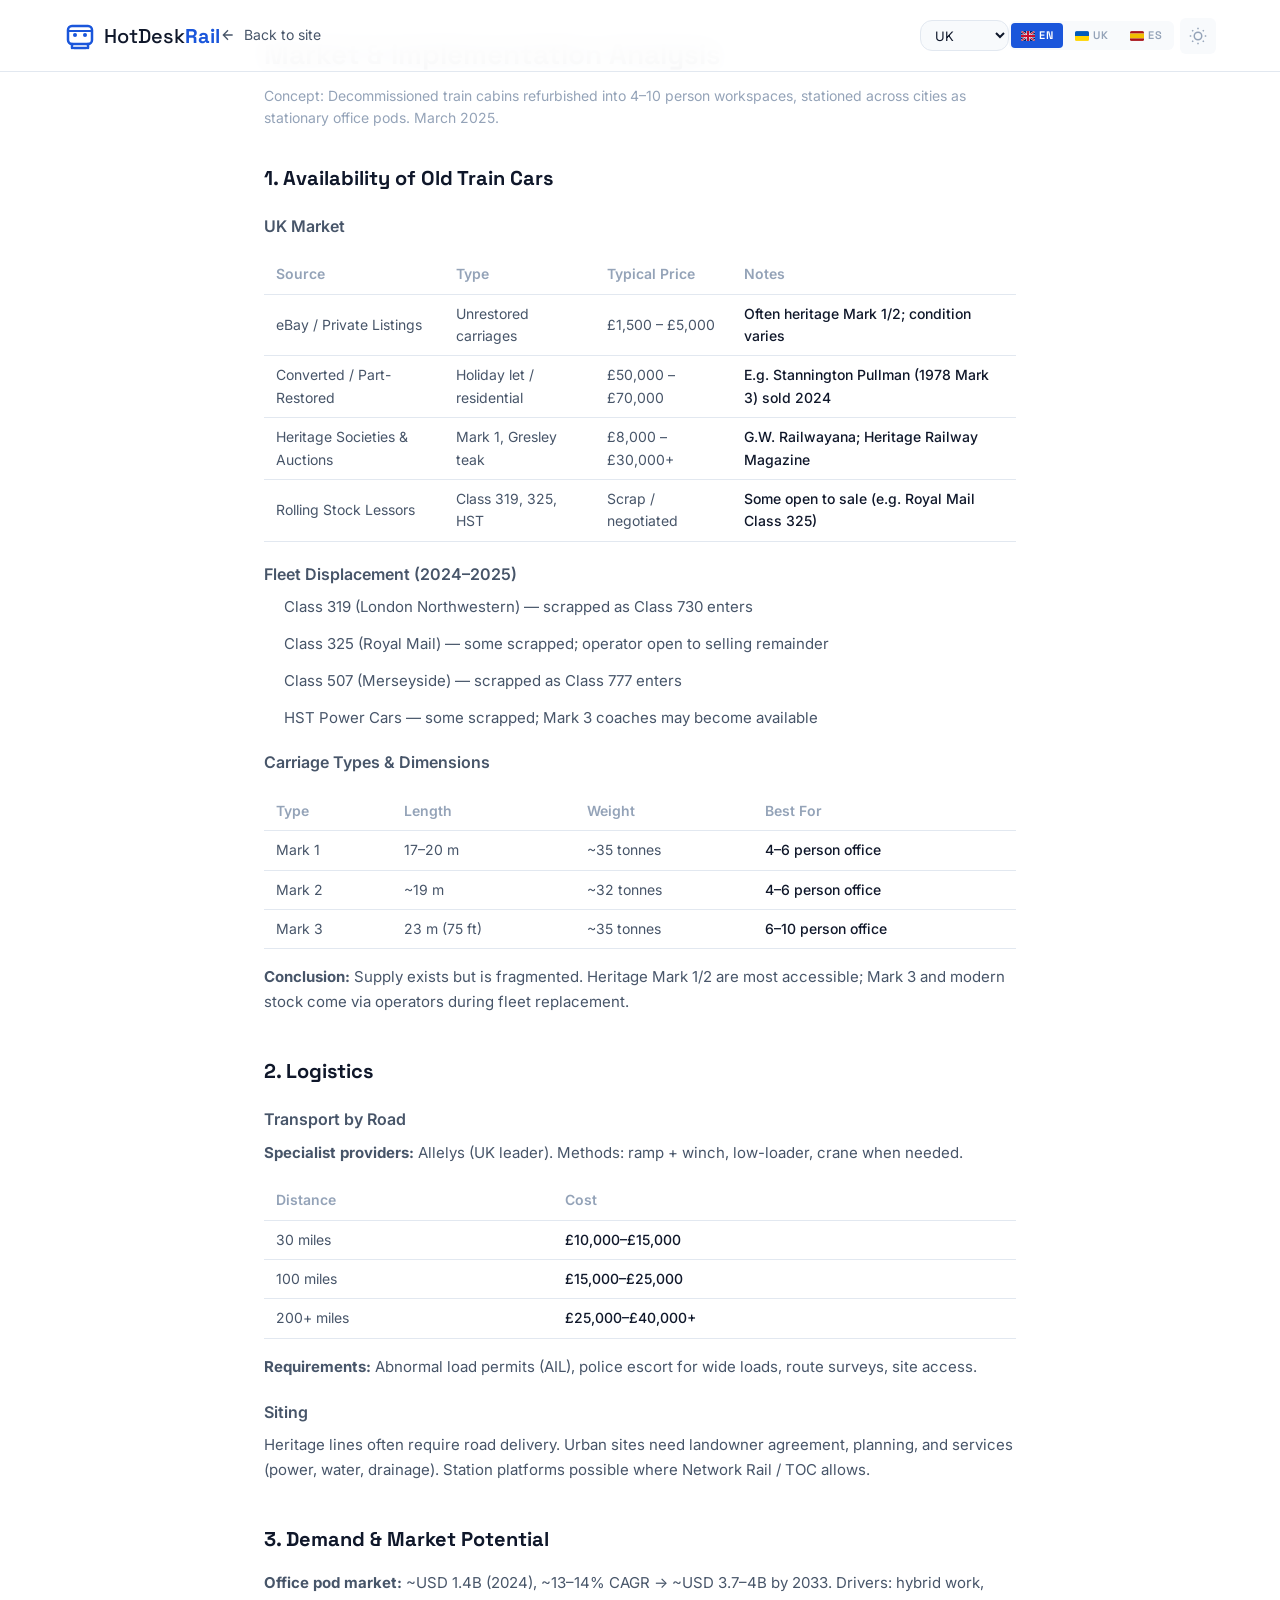
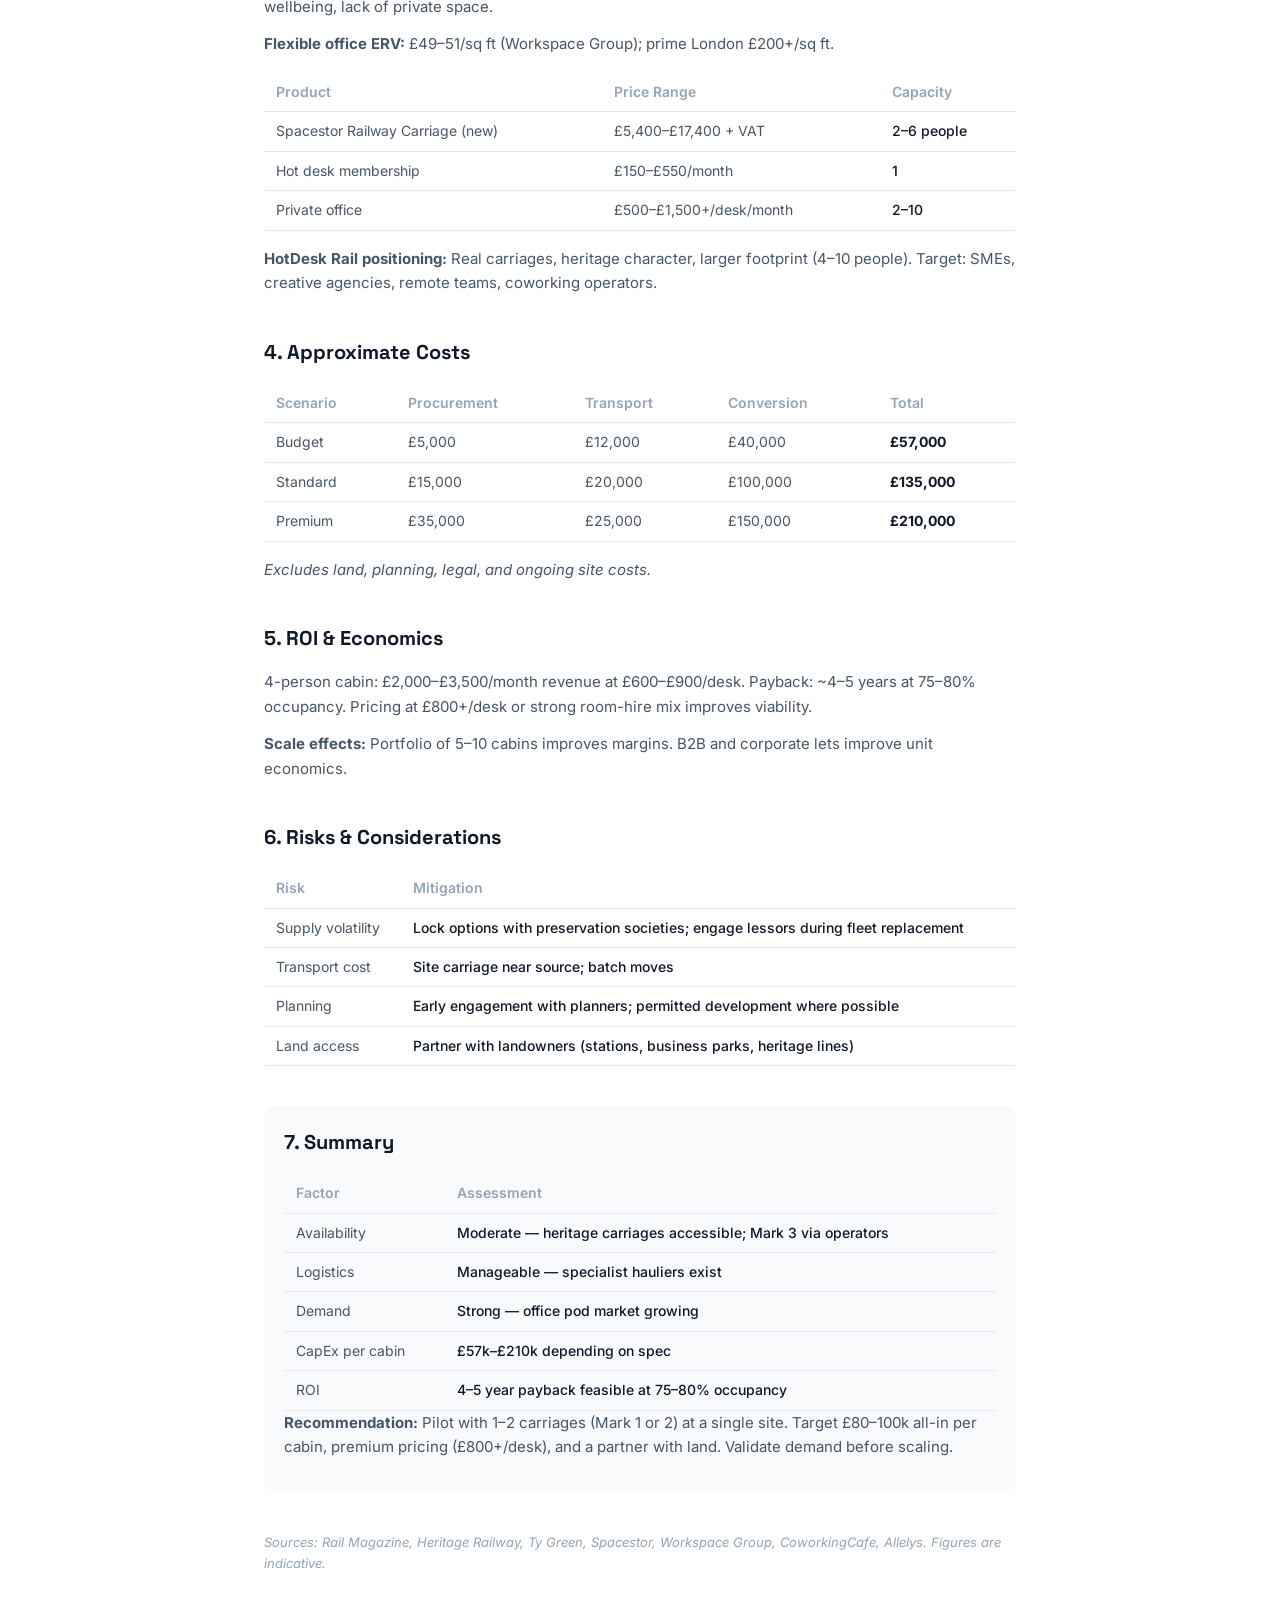
<file: market-analysis.html>
<!DOCTYPE html>
<html lang="en">
<head>
  <meta charset="UTF-8">
  <meta name="viewport" content="width=device-width, initial-scale=1.0">
  <title>HotDesk Rail — Market & Implementation Analysis</title>
  <meta name="description" content="Market analysis: availability of decommissioned train carriages, logistics, demand, costs, and ROI for HotDesk Rail concept.">
  <link rel="preconnect" href="https://fonts.googleapis.com">
  <link rel="preconnect" href="https://fonts.gstatic.com" crossorigin>
  <link href="https://fonts.googleapis.com/css2?family=Inter:wght@400;500;600;700&family=Space+Grotesk:wght@500;700&display=swap" rel="stylesheet">
  <link rel="stylesheet" href="styles.css">
  <script>
    var _paq = window._paq = window._paq || [];
    var u = 'https://matomo.matumi.anthill.hk/';
    _paq.push(['setTrackerUrl', u + 'matomo.php']);
    _paq.push(['setSiteId', '3']);
    _paq.push(['trackPageView']);
    _paq.push(['enableLinkTracking']);
    (function () {
      var d = document, g = d.createElement('script'), s = d.getElementsByTagName('script')[0];
      g.async = true; g.src = u + 'matomo.js'; s.parentNode.insertBefore(g, s);
    })();
  </script>
  <style>
    .ma-page { max-width: 800px; margin: 0 auto; padding: 2rem 1.5rem 4rem; }
    .ma-nav { display: flex; align-items: center; gap: 1rem; margin-bottom: 2rem; padding-bottom: 1.5rem; border-bottom: 1px solid var(--clr-border); }
    .ma-back { display: inline-flex; align-items: center; gap: 0.5rem; font-size: 0.875rem; color: var(--clr-text-secondary); transition: color 0.2s; }
    .ma-back:hover { color: var(--clr-primary); text-decoration: none; }
    .ma-title { font-family: var(--ff-heading); font-size: 1.75rem; font-weight: 700; color: var(--clr-text); margin-bottom: 0.5rem; }
    .ma-meta { font-size: 0.875rem; color: var(--clr-text-muted); margin-bottom: 2rem; }
    .ma-section { margin-bottom: 2.5rem; }
    .ma-section h2 { font-family: var(--ff-heading); font-size: 1.25rem; font-weight: 700; color: var(--clr-text); margin-bottom: 1rem; }
    .ma-section h3 { font-size: 1rem; font-weight: 600; color: var(--clr-text-secondary); margin: 1.25rem 0 0.5rem; }
    .ma-section p, .ma-section li { font-size: 0.9375rem; line-height: 1.65; color: var(--clr-text-secondary); margin-bottom: 0.75rem; }
    .ma-section ul { margin: 0.5rem 0 1rem 1.25rem; }
    .ma-table { width: 100%; border-collapse: collapse; font-size: 0.875rem; margin: 1rem 0; }
    .ma-table th, .ma-table td { padding: 0.5rem 0.75rem; text-align: left; border-bottom: 1px solid var(--clr-border); }
    .ma-table th { font-weight: 600; color: var(--clr-text-muted); }
    .ma-table td { color: var(--clr-text-secondary); }
    .ma-table td:last-child { font-weight: 500; color: var(--clr-text); }
    .ma-summary { background: var(--clr-surface); border-radius: var(--radius); padding: 1.25rem; margin-top: 2rem; }
    .ma-summary table { margin: 0; }
    .ma-note { font-size: 0.8125rem; color: var(--clr-text-muted); margin-top: 2rem; font-style: italic; }
    .ma-country-select { padding: 0.35rem 0.6rem; font-size: 0.8125rem; background: var(--clr-surface); border: 1px solid var(--clr-border); border-radius: var(--radius); color: var(--clr-text); cursor: pointer; }
  </style>
</head>
<body>
  <nav class="nav nav--scrolled" id="nav">
    <div class="container nav__inner">
      <a href="index.html" class="nav__logo" id="maLogo">
        <svg class="nav__logo-icon" viewBox="0 0 32 32" fill="none" xmlns="http://www.w3.org/2000/svg">
          <rect x="4" y="6" width="24" height="18" rx="4" stroke="currentColor" stroke-width="2.5"/>
          <line x1="10" y1="28" x2="22" y2="28" stroke="currentColor" stroke-width="2.5" stroke-linecap="round"/>
          <line x1="8" y1="24" x2="8" y2="28" stroke="currentColor" stroke-width="2.5" stroke-linecap="round"/>
          <line x1="24" y1="24" x2="24" y2="28" stroke="currentColor" stroke-width="2.5" stroke-linecap="round"/>
          <circle cx="11" cy="15" r="2" fill="currentColor"/>
          <circle cx="21" cy="15" r="2" fill="currentColor"/>
          <line x1="4" y1="11" x2="28" y2="11" stroke="currentColor" stroke-width="2"/>
        </svg>
        <span>HotDesk<strong>Rail</strong></span>
      </a>
      <a href="index.html" class="ma-back" id="maBack"><svg width="16" height="16" viewBox="0 0 24 24" fill="none" stroke="currentColor" stroke-width="2"><path d="M19 12H5M12 19l-7-7 7-7"/></svg> <span id="maBackText">Back to site</span></a>
      <div style="flex:1"></div>
      <select class="ma-country-select" id="countrySelect" title="Data source" aria-label="Data source">
        <option value="uk">UK</option>
        <option value="ua">Ukraine</option>
        <option value="es">Spain</option>
      </select>
      <div class="lang-switcher" id="langSwitcher">
        <button class="lang-btn" data-lang="en"><svg class="flag" viewBox="0 0 20 14"><rect width="20" height="14" fill="#012169"/><path d="M0 0l20 14M20 0L0 14" stroke="#fff" stroke-width="2.8"/><path d="M0 0l20 14M20 0L0 14" stroke="#C8102E" stroke-width="1.6"/><path d="M10 0v14M0 7h20" stroke="#fff" stroke-width="4.6"/><path d="M10 0v14M0 7h20" stroke="#C8102E" stroke-width="2.8"/></svg>EN</button>
        <button class="lang-btn" data-lang="uk"><svg class="flag" viewBox="0 0 20 14"><rect width="20" height="7" fill="#005BBB"/><rect y="7" width="20" height="7" fill="#FFD500"/></svg>UK</button>
        <button class="lang-btn" data-lang="es"><svg class="flag" viewBox="0 0 20 14"><rect width="20" height="3.5" fill="#AA151B"/><rect y="3.5" width="20" height="7" fill="#F1BF00"/><rect y="10.5" width="20" height="3.5" fill="#AA151B"/></svg>ES</button>
      </div>
      <button class="theme-toggle" id="themeToggle" aria-label="Toggle theme">
        <svg class="theme-icon theme-icon--light" width="18" height="18" viewBox="0 0 24 24" fill="none" stroke="currentColor" stroke-width="2"><circle cx="12" cy="12" r="5"/><path d="M12 1v2M12 21v2M4.22 4.22l1.42 1.42M18.36 18.36l1.42 1.42M1 12h2M21 12h2M4.22 19.78l1.42-1.42M18.36 5.64l1.42-1.42"/></svg>
        <svg class="theme-icon theme-icon--dark" width="18" height="18" viewBox="0 0 24 24" fill="none" stroke="currentColor" stroke-width="2"><path d="M21 12.79A9 9 0 1111.21 3 7 7 0 0021 12.79z"/></svg>
        <svg class="theme-icon theme-icon--auto" width="18" height="18" viewBox="0 0 24 24" fill="none" stroke="currentColor" stroke-width="2"><circle cx="12" cy="12" r="10"/><path d="M12 2a10 10 0 000 20z" fill="currentColor" opacity=".3"/></svg>
      </button>
    </div>
  </nav>

  <main class="ma-page">
    <h1 class="ma-title" id="maTitle" data-i18n="ma_title"></h1>
    <p class="ma-meta" id="maMeta" data-i18n="ma_meta"></p>

    <section class="ma-section">
      <h2 data-i18n="ma_s1_title"></h2>
      <h3 data-i18n="ma_s1_region"></h3>
      <table class="ma-table">
        <thead><tr><th data-i18n="ma_s1_th_src"></th><th data-i18n="ma_s1_th_type"></th><th data-i18n="ma_s1_th_price"></th><th data-i18n="ma_s1_th_notes"></th></tr></thead>
        <tbody>
          <tr><td data-i18n="ma_s1_r1_src"></td><td data-i18n="ma_s1_r1_type"></td><td data-i18n="ma_s1_r1_price"></td><td data-i18n="ma_s1_r1_notes"></td></tr>
          <tr><td data-i18n="ma_s1_r2_src"></td><td data-i18n="ma_s1_r2_type"></td><td data-i18n="ma_s1_r2_price"></td><td data-i18n="ma_s1_r2_notes"></td></tr>
          <tr><td data-i18n="ma_s1_r3_src"></td><td data-i18n="ma_s1_r3_type"></td><td data-i18n="ma_s1_r3_price"></td><td data-i18n="ma_s1_r3_notes"></td></tr>
          <tr><td data-i18n="ma_s1_r4_src"></td><td data-i18n="ma_s1_r4_type"></td><td data-i18n="ma_s1_r4_price"></td><td data-i18n="ma_s1_r4_notes"></td></tr>
        </tbody>
      </table>
      <h3 data-i18n="ma_s1_fleet"></h3>
      <ul>
        <li data-i18n="ma_s1_f1"></li>
        <li data-i18n="ma_s1_f2"></li>
        <li data-i18n="ma_s1_f3"></li>
        <li data-i18n="ma_s1_f4"></li>
      </ul>
      <h3 data-i18n="ma_s1_dims"></h3>
      <table class="ma-table">
        <thead><tr><th data-i18n="ma_s1_dth_type"></th><th data-i18n="ma_s1_dth_len"></th><th data-i18n="ma_s1_dth_wt"></th><th data-i18n="ma_s1_dth_best"></th></tr></thead>
        <tbody>
          <tr><td data-i18n="ma_s1_d1_type"></td><td data-i18n="ma_s1_d1_len"></td><td data-i18n="ma_s1_d1_wt"></td><td data-i18n="ma_s1_d1_best"></td></tr>
          <tr><td data-i18n="ma_s1_d2_type"></td><td data-i18n="ma_s1_d2_len"></td><td data-i18n="ma_s1_d2_wt"></td><td data-i18n="ma_s1_d2_best"></td></tr>
          <tr><td data-i18n="ma_s1_d3_type"></td><td data-i18n="ma_s1_d3_len"></td><td data-i18n="ma_s1_d3_wt"></td><td data-i18n="ma_s1_d3_best"></td></tr>
        </tbody>
      </table>
      <p><strong data-i18n="ma_s1_concl_label">Conclusion:</strong> <span data-i18n="ma_s1_concl"></span></p>
    </section>

    <section class="ma-section">
      <h2 data-i18n="ma_s2_title"></h2>
      <h3 data-i18n="ma_s2_transport"></h3>
      <p><strong data-i18n="ma_s2_spec">Specialist providers:</strong> <span data-i18n="ma_s2_trans_p"></span></p>
      <table class="ma-table">
        <thead><tr><th data-i18n="ma_s2_th_dist"></th><th data-i18n="ma_s2_th_cost"></th></tr></thead>
        <tbody>
          <tr><td data-i18n="ma_s2_r1_d"></td><td data-i18n="ma_s2_r1_c"></td></tr>
          <tr><td data-i18n="ma_s2_r2_d"></td><td data-i18n="ma_s2_r2_c"></td></tr>
          <tr><td data-i18n="ma_s2_r3_d"></td><td data-i18n="ma_s2_r3_c"></td></tr>
        </tbody>
      </table>
      <p><strong data-i18n="ma_s2_req_label">Requirements:</strong> <span data-i18n="ma_s2_req"></span></p>
      <h3 data-i18n="ma_s2_siting"></h3>
      <p data-i18n="ma_s2_siting_p"></p>
    </section>

    <section class="ma-section">
      <h2 data-i18n="ma_s3_title"></h2>
      <p><strong data-i18n="ma_s3_pod">Office pod market:</strong> <span data-i18n="ma_s3_p1"></span></p>
      <p><strong data-i18n="ma_s3_erv">UK flexible office ERV:</strong> <span data-i18n="ma_s3_p2"></span></p>
      <table class="ma-table">
        <thead><tr><th data-i18n="ma_s3_th_prod"></th><th data-i18n="ma_s3_th_price"></th><th data-i18n="ma_s3_th_cap"></th></tr></thead>
        <tbody>
          <tr><td data-i18n="ma_s3_r1_p"></td><td data-i18n="ma_s3_r1_pr"></td><td data-i18n="ma_s3_r1_c"></td></tr>
          <tr><td data-i18n="ma_s3_r2_p"></td><td data-i18n="ma_s3_r2_pr"></td><td data-i18n="ma_s3_r2_c"></td></tr>
          <tr><td data-i18n="ma_s3_r3_p"></td><td data-i18n="ma_s3_r3_pr"></td><td data-i18n="ma_s3_r3_c"></td></tr>
        </tbody>
      </table>
      <p><strong data-i18n="ma_s3_pos_label">HotDesk Rail positioning:</strong> <span data-i18n="ma_s3_pos"></span></p>
    </section>

    <section class="ma-section">
      <h2 data-i18n="ma_s4_title"></h2>
      <table class="ma-table">
        <thead><tr><th data-i18n="ma_s4_th_scen"></th><th data-i18n="ma_s4_th_proc"></th><th data-i18n="ma_s4_th_trans"></th><th data-i18n="ma_s4_th_conv"></th><th data-i18n="ma_s4_th_tot"></th></tr></thead>
        <tbody>
          <tr><td data-i18n="ma_s4_r1_s"></td><td data-i18n="ma_s4_r1_proc"></td><td data-i18n="ma_s4_r1_trans"></td><td data-i18n="ma_s4_r1_conv"></td><td><strong data-i18n="ma_s4_r1_tot"></strong></td></tr>
          <tr><td data-i18n="ma_s4_r2_s"></td><td data-i18n="ma_s4_r2_proc"></td><td data-i18n="ma_s4_r2_trans"></td><td data-i18n="ma_s4_r2_conv"></td><td><strong data-i18n="ma_s4_r2_tot"></strong></td></tr>
          <tr><td data-i18n="ma_s4_r3_s"></td><td data-i18n="ma_s4_r3_proc"></td><td data-i18n="ma_s4_r3_trans"></td><td data-i18n="ma_s4_r3_conv"></td><td><strong data-i18n="ma_s4_r3_tot"></strong></td></tr>
        </tbody>
      </table>
      <p><em data-i18n="ma_s4_excl"></em></p>
    </section>

    <section class="ma-section">
      <h2 data-i18n="ma_s5_title"></h2>
      <p data-i18n="ma_s5_p1"></p>
      <p><strong data-i18n="ma_s5_scale">Scale effects:</strong> <span data-i18n="ma_s5_p2"></span></p>
    </section>

    <section class="ma-section">
      <h2 data-i18n="ma_s6_title"></h2>
      <table class="ma-table">
        <thead><tr><th data-i18n="ma_s6_th_risk"></th><th data-i18n="ma_s6_th_mit"></th></tr></thead>
        <tbody>
          <tr><td data-i18n="ma_s6_r1_r"></td><td data-i18n="ma_s6_r1_m"></td></tr>
          <tr><td data-i18n="ma_s6_r2_r"></td><td data-i18n="ma_s6_r2_m"></td></tr>
          <tr><td data-i18n="ma_s6_r3_r"></td><td data-i18n="ma_s6_r3_m"></td></tr>
          <tr><td data-i18n="ma_s6_r4_r"></td><td data-i18n="ma_s6_r4_m"></td></tr>
        </tbody>
      </table>
    </section>

    <section class="ma-section ma-summary">
      <h2 data-i18n="ma_s7_title"></h2>
      <table class="ma-table">
        <thead><tr><th data-i18n="ma_s7_th_fact"></th><th data-i18n="ma_s7_th_assess"></th></tr></thead>
        <tbody>
          <tr><td data-i18n="ma_s7_r1_f"></td><td data-i18n="ma_s7_r1_a"></td></tr>
          <tr><td data-i18n="ma_s7_r2_f"></td><td data-i18n="ma_s7_r2_a"></td></tr>
          <tr><td data-i18n="ma_s7_r3_f"></td><td data-i18n="ma_s7_r3_a"></td></tr>
          <tr><td data-i18n="ma_s7_r4_f"></td><td data-i18n="ma_s7_r4_a"></td></tr>
          <tr><td data-i18n="ma_s7_r5_f"></td><td data-i18n="ma_s7_r5_a"></td></tr>
        </tbody>
      </table>
      <p><strong data-i18n="ma_s7_rec_label">Recommendation:</strong> <span data-i18n="ma_s7_rec"></span></p>
    </section>

    <p class="ma-note" data-i18n="ma_sources"></p>
  </main>

  <script src="i18n.js"></script>
  <script src="ma-data.js"></script>
  <script>
    (() => {
      const urlLang = new URLSearchParams(location.search).get('lang');
      const urlCountry = new URLSearchParams(location.search).get('country');
      let currentLang = (urlLang && ['en','uk','es'].includes(urlLang)) ? urlLang : (localStorage.getItem('hdr_lang') || 'en');
      let currentCountry = (urlCountry && ['uk','ua','es'].includes(urlCountry)) ? urlCountry : (localStorage.getItem('hdr_ma_country') || 'uk');

      const t = (key) => {
        if (typeof I18N !== 'undefined' && I18N[currentLang] && key in I18N[currentLang])
          return I18N[currentLang][key];
        const countryData = typeof MA_DATA !== 'undefined' && MA_DATA[currentCountry];
        const langData = countryData && (countryData[currentLang] || countryData.en);
        if (langData && key in langData)
          return langData[key];
        return I18N?.en?.[key] || (countryData?.en && countryData.en[key]) || key;
      };

      const setURL = () => {
        const u = new URL(location);
        if (currentLang === 'en') u.searchParams.delete('lang');
        else u.searchParams.set('lang', currentLang);
        if (currentCountry === 'uk') u.searchParams.delete('country');
        else u.searchParams.set('country', currentCountry);
        history.replaceState(null, '', u);
      };

      const activate = () => {
        localStorage.setItem('hdr_lang', currentLang);
        localStorage.setItem('hdr_ma_country', currentCountry);
        setURL();
        document.querySelectorAll('.lang-btn').forEach(b => b.classList.toggle('active', b.dataset.lang === currentLang));
        const countrySelect = document.getElementById('countrySelect');
        if (countrySelect) countrySelect.value = currentCountry;
        const back = document.getElementById('maBack');
        if (back) back.href = currentLang === 'en' ? 'index.html' : 'index.html?lang=' + currentLang;
        const logo = document.getElementById('maLogo');
        if (logo) logo.href = currentLang === 'en' ? 'index.html' : 'index.html?lang=' + currentLang;
        const backText = document.getElementById('maBackText');
        if (backText) backText.textContent = t('ma_back');
        const title = document.getElementById('maTitle');
        if (title) title.textContent = t('ma_title');
        document.title = 'HotDesk Rail — ' + t('ma_title');
        document.querySelectorAll('[data-i18n]').forEach(el => {
          const key = el.dataset.i18n;
          const val = t(key);
          if (val != null && val !== key) el.textContent = val;
        });
      };

      activate();

      document.getElementById('langSwitcher').addEventListener('click', (e) => {
        const btn = e.target.closest('.lang-btn');
        if (btn && btn.dataset.lang) { currentLang = btn.dataset.lang; activate(); }
      });

      document.getElementById('countrySelect').addEventListener('change', (e) => {
        if (e.target.value) { currentCountry = e.target.value; activate(); }
      });

      const THEMES = ['light', 'dark', 'auto'];
      const applyTheme = (theme) => {
        localStorage.setItem('hdr_theme', theme);
        if (theme === 'auto') {
          const prefersDark = window.matchMedia('(prefers-color-scheme: dark)').matches;
          document.documentElement.setAttribute('data-theme', prefersDark ? 'dark' : 'light');
          document.documentElement.style.colorScheme = prefersDark ? 'dark' : 'light';
        } else {
          document.documentElement.setAttribute('data-theme', theme);
          document.documentElement.style.colorScheme = theme;
        }
      };

      const themeBtn = document.getElementById('themeToggle');
      let themeIdx = THEMES.indexOf(localStorage.getItem('hdr_theme') || 'light');
      if (themeIdx < 0) themeIdx = 0;
      applyTheme(THEMES[themeIdx]);

      themeBtn.addEventListener('click', () => {
        themeIdx = (themeIdx + 1) % THEMES.length;
        applyTheme(THEMES[themeIdx]);
      });

      window.matchMedia('(prefers-color-scheme: dark)').addEventListener('change', () => {
        if (THEMES[themeIdx] === 'auto') applyTheme('auto');
      });
    })();
  </script>
</body>
</html>
</file>
<file: styles.css>
/* ===================================
   HotDesk Rail — Design System & Styles
   =================================== */

:root {
  /* Palette */
  --clr-primary: #1a56db;
  --clr-primary-light: #3b82f6;
  --clr-primary-dark: #1e40af;
  --clr-primary-bg: #eff6ff;
  --clr-accent: #f59e0b;
  --clr-accent-dark: #d97706;

  --clr-bg: #ffffff;
  --clr-surface: #f8fafc;
  --clr-surface-alt: #f1f5f9;
  --clr-border: #e2e8f0;
  --clr-border-light: #f1f5f9;

  --clr-text: #0f172a;
  --clr-text-secondary: #475569;
  --clr-text-muted: #94a3b8;

  --clr-dark: #0f172a;
  --clr-dark-surface: #1e293b;

  /* Type */
  --ff-heading: 'Space Grotesk', sans-serif;
  --ff-body: 'Inter', system-ui, sans-serif;

  /* Sizing */
  --container: 1200px;
  --nav-h: 72px;
  --radius: 12px;
  --radius-sm: 8px;
  --radius-lg: 20px;

  /* Transitions */
  --ease: cubic-bezier(0.4, 0, 0.2, 1);
  --duration: 0.3s;
}

[data-theme="dark"] {
  --clr-bg: #0f172a;
  --clr-surface: #1e293b;
  --clr-surface-alt: #334155;
  --clr-border: #334155;
  --clr-border-light: #475569;
  --clr-text: #f8fafc;
  --clr-text-secondary: #cbd5e1;
  --clr-text-muted: #94a3b8;
  --clr-dark: #f8fafc;
  --clr-dark-surface: #0f172a;
  --clr-primary-bg: rgba(26, 86, 219, 0.2);
}

/* ===== Reset ===== */
*,
*::before,
*::after {
  margin: 0;
  padding: 0;
  box-sizing: border-box;
}

html {
  scroll-behavior: smooth;
  scroll-padding-top: var(--nav-h);
}

body {
  font-family: var(--ff-body);
  font-size: 1rem;
  line-height: 1.6;
  color: var(--clr-text);
  background: var(--clr-bg);
  -webkit-font-smoothing: antialiased;
}

img, svg {
  display: block;
  max-width: 100%;
}

a {
  color: inherit;
  text-decoration: none;
}

ul { list-style: none; }

button, input, select, textarea {
  font: inherit;
  color: inherit;
}

/* ===== Utility ===== */
.container {
  width: 100%;
  max-width: var(--container);
  margin: 0 auto;
  padding: 0 1.5rem;
}

.section {
  padding: 6rem 0;
}

.section__header {
  text-align: center;
  max-width: 680px;
  margin: 0 auto 4rem;
}

.section__tag {
  display: inline-block;
  font-family: var(--ff-heading);
  font-size: 0.8125rem;
  font-weight: 700;
  text-transform: uppercase;
  letter-spacing: 0.1em;
  color: var(--clr-primary);
  background: var(--clr-primary-bg);
  padding: 0.35em 1em;
  border-radius: 999px;
  margin-bottom: 1rem;
}

.section__title {
  font-family: var(--ff-heading);
  font-size: clamp(1.75rem, 4vw, 2.75rem);
  font-weight: 700;
  line-height: 1.15;
  margin-bottom: 1rem;
  color: var(--clr-dark);
}

.section__desc {
  font-size: 1.125rem;
  color: var(--clr-text-secondary);
  line-height: 1.7;
}

/* ===== Buttons ===== */
.btn {
  display: inline-flex;
  align-items: center;
  justify-content: center;
  gap: 0.5em;
  font-family: var(--ff-heading);
  font-weight: 600;
  font-size: 0.9375rem;
  padding: 0.75em 1.75em;
  border-radius: var(--radius-sm);
  border: 2px solid transparent;
  cursor: pointer;
  transition: all var(--duration) var(--ease);
  white-space: nowrap;
}

.btn--primary {
  background: var(--clr-primary);
  color: #fff;
  border-color: var(--clr-primary);
}

.btn--primary:hover {
  background: var(--clr-primary-dark);
  border-color: var(--clr-primary-dark);
  transform: translateY(-1px);
  box-shadow: 0 4px 14px rgba(26, 86, 219, 0.35);
}

.btn--outline {
  background: transparent;
  color: var(--clr-primary);
  border-color: var(--clr-primary);
}

.btn--outline:hover {
  background: var(--clr-primary);
  color: #fff;
  transform: translateY(-1px);
}

.btn--sm { font-size: 0.8125rem; padding: 0.5em 1.25em; }
.btn--lg { font-size: 1rem; padding: 0.9em 2em; }
.btn--block { width: 100%; }

/* ===== Nav ===== */
.nav {
  position: fixed;
  top: 0;
  left: 0;
  right: 0;
  height: var(--nav-h);
  z-index: 100;
  background: transparent;
  backdrop-filter: blur(0px);
  border-bottom: 1px solid transparent;
  transition: border-color var(--duration) var(--ease),
              background var(--duration) var(--ease),
              backdrop-filter var(--duration) var(--ease);
}

.nav--scrolled {
  border-bottom-color: var(--clr-border);
  background: rgba(255, 255, 255, 0.95);
  backdrop-filter: blur(16px);
}

.nav__inner {
  display: flex;
  align-items: center;
  justify-content: space-between;
  height: 100%;
}

.nav__logo {
  display: flex;
  align-items: center;
  gap: 0.5rem;
  font-family: var(--ff-heading);
  font-size: 1.25rem;
  font-weight: 500;
  color: #fff;
  transition: color var(--duration) var(--ease);
}
.nav--scrolled .nav__logo { color: var(--clr-dark); }

.nav__logo strong {
  font-weight: 700;
  color: rgba(255, 255, 255, 0.9);
  transition: color var(--duration) var(--ease);
}
.nav--scrolled .nav__logo strong { color: var(--clr-primary); }

.nav__logo-icon {
  width: 32px;
  height: 32px;
  color: #fff;
  transition: color var(--duration) var(--ease);
}
.nav--scrolled .nav__logo-icon { color: var(--clr-primary); }

.nav__links {
  display: flex;
  align-items: center;
  gap: 2rem;
}

.nav__links a:not(.btn) {
  font-size: 0.875rem;
  font-weight: 500;
  color: rgba(255, 255, 255, 0.8);
  transition: color var(--duration) var(--ease);
}
.nav--scrolled .nav__links a:not(.btn) { color: var(--clr-text-secondary); }

.nav__links a:not(.btn):hover {
  color: #fff;
}
.nav--scrolled .nav__links a:not(.btn):hover { color: var(--clr-primary); }

.lang-switcher {
  display: flex;
  gap: 2px;
  background: rgba(255, 255, 255, 0.12);
  border-radius: 6px;
  padding: 2px;
  transition: background var(--duration) var(--ease);
}
.nav--scrolled .lang-switcher { background: var(--clr-surface); }

.lang-btn {
  display: flex;
  align-items: center;
  gap: 4px;
  padding: 4px 10px;
  font-size: 0.6875rem;
  font-weight: 600;
  font-family: var(--ff-heading);
  letter-spacing: 0.04em;
  border: none;
  border-radius: 4px;
  background: transparent;
  color: rgba(255, 255, 255, 0.6);
  cursor: pointer;
  transition: all var(--duration) var(--ease);
}
.flag {
  width: 14px;
  height: 10px;
  border-radius: 1.5px;
  flex-shrink: 0;
}
.nav--scrolled .lang-btn { color: var(--clr-text-muted); }
.lang-btn.active {
  background: var(--clr-primary);
  color: #fff;
}
.lang-btn:hover:not(.active) {
  color: #fff;
}
.nav--scrolled .lang-btn:hover:not(.active) { color: var(--clr-dark); }

.theme-toggle {
  display: flex;
  align-items: center;
  justify-content: center;
  width: 36px;
  height: 36px;
  margin-left: 6px;
  border: none;
  border-radius: 6px;
  background: rgba(255, 255, 255, 0.12);
  color: rgba(255, 255, 255, 0.6);
  cursor: pointer;
  transition: all var(--duration) var(--ease);
}
.theme-toggle:hover {
  color: #fff;
  background: rgba(255, 255, 255, 0.2);
}
[data-theme="dark"] .theme-toggle,
.nav--scrolled .theme-toggle {
  background: var(--clr-surface);
  color: var(--clr-text-muted);
}
[data-theme="dark"] .theme-toggle:hover,
.nav--scrolled .theme-toggle:hover {
  color: var(--clr-text);
  background: var(--clr-surface-alt);
}
.theme-icon { display: none; }
[data-theme="light"] .theme-icon--light,
[data-theme="dark"] .theme-icon--dark,
[data-theme="auto"] .theme-icon--auto { display: block; }
html:not([data-theme]) .theme-icon--light { display: block; }

.nav__toggle {
  display: none;
  flex-direction: column;
  gap: 5px;
  background: none;
  border: none;
  cursor: pointer;
  padding: 4px;
}

.nav__toggle span {
  display: block;
  width: 24px;
  height: 2px;
  background: #fff;
  border-radius: 2px;
  transition: all var(--duration) var(--ease);
}
.nav--scrolled .nav__toggle span { background: var(--clr-dark); }

/* ===== Hero ===== */
.hero {
  position: relative;
  min-height: 100vh;
  display: flex;
  align-items: center;
  padding-top: var(--nav-h);
  overflow: hidden;
}

.hero__bg {
  position: absolute;
  inset: 0;
  z-index: -1;
  overflow: hidden;
}

.hero__train-img {
  position: absolute;
  inset: -15%;
  background: url('images/hero-train.jpg') center center / cover no-repeat;
  transform-origin: 50% 38%;
  animation: hero-forward 12s ease-in-out infinite alternate;
}

@keyframes hero-forward {
  0%   { transform: scale(1);    }
  100% { transform: scale(1.18); }
}

.hero__overlay {
  position: absolute;
  inset: 0;
  background:
    linear-gradient(180deg,
      rgba(10, 15, 30, 0.55) 0%,
      rgba(10, 15, 30, 0.70) 50%,
      rgba(10, 15, 30, 0.85) 100%);
}

.hero__content {
  position: relative;
  text-align: center;
  padding: 4rem 0 5rem;
  color: #fff;
}

.hero__badge {
  display: inline-block;
  font-family: var(--ff-heading);
  font-size: 0.8125rem;
  font-weight: 600;
  color: #fbbf24;
  background: rgba(251, 191, 36, 0.15);
  backdrop-filter: blur(6px);
  padding: 0.4em 1.2em;
  border-radius: 999px;
  margin-bottom: 2rem;
}

.hero__title {
  font-family: var(--ff-heading);
  font-size: clamp(2.5rem, 7vw, 5rem);
  font-weight: 800;
  line-height: 1.05;
  color: #fff;
  margin-bottom: 1.5rem;
  letter-spacing: -0.02em;
  text-shadow: 0 2px 20px rgba(0, 0, 0, 0.4);
}

.hero__subtitle {
  font-size: clamp(1rem, 2vw, 1.25rem);
  color: rgba(255, 255, 255, 0.85);
  max-width: 620px;
  margin: 0 auto 2.5rem;
  line-height: 1.7;
}

.hero__actions {
  display: flex;
  gap: 1rem;
  justify-content: center;
  flex-wrap: wrap;
  margin-bottom: 4rem;
}

.hero__actions .btn--outline {
  color: #fff;
  border-color: rgba(255, 255, 255, 0.4);
}
.hero__actions .btn--outline:hover {
  background: rgba(255, 255, 255, 0.1);
  border-color: #fff;
}

.hero__stats {
  display: flex;
  justify-content: center;
  gap: 3rem;
  flex-wrap: wrap;
}

.hero__stat {
  text-align: center;
}

.hero__stat-value {
  display: block;
  font-family: var(--ff-heading);
  font-size: 2rem;
  font-weight: 700;
  color: #fff;
}

.hero__stat-label {
  font-size: 0.8125rem;
  color: rgba(255, 255, 255, 0.6);
  text-transform: uppercase;
  letter-spacing: 0.08em;
}

/* ===== About ===== */
.about__grid {
  display: grid;
  grid-template-columns: repeat(3, 1fr);
  gap: 2rem;
}

.about__card {
  background: var(--clr-bg);
  border: 1px solid var(--clr-border);
  border-radius: var(--radius-lg);
  padding: 2.5rem 2rem;
  transition: all var(--duration) var(--ease);
}

.about__card:hover {
  border-color: var(--clr-primary-light);
  box-shadow: 0 8px 30px rgba(26, 86, 219, 0.08);
  transform: translateY(-4px);
}

.about__card-icon {
  width: 48px;
  height: 48px;
  color: var(--clr-primary);
  margin-bottom: 1.5rem;
}

.about__card h3 {
  font-family: var(--ff-heading);
  font-size: 1.25rem;
  font-weight: 700;
  margin-bottom: 0.75rem;
}

.about__card p {
  color: var(--clr-text-secondary);
  font-size: 0.9375rem;
  line-height: 1.7;
}

/* ===== Features ===== */
.features {
  background: var(--clr-surface);
}

.features__grid {
  display: grid;
  grid-template-columns: repeat(4, 1fr);
  gap: 1.5rem;
}

.feature {
  background: var(--clr-bg);
  border: 1px solid var(--clr-border);
  border-radius: var(--radius);
  padding: 2rem 1.5rem;
  transition: all var(--duration) var(--ease);
}

.feature:hover {
  border-color: var(--clr-primary-light);
  box-shadow: 0 4px 20px rgba(26, 86, 219, 0.06);
}

.feature__icon {
  width: 40px;
  height: 40px;
  margin-bottom: 1.25rem;
  color: var(--clr-primary);
}

.feature h4 {
  font-family: var(--ff-heading);
  font-size: 1rem;
  font-weight: 700;
  margin-bottom: 0.5rem;
}

.feature p {
  font-size: 0.875rem;
  color: var(--clr-text-secondary);
  line-height: 1.65;
}

/* ===== How It Works ===== */
.steps {
  max-width: 720px;
  margin: 0 auto;
  display: flex;
  flex-direction: column;
  gap: 0;
  position: relative;
}

.steps::before {
  content: '';
  position: absolute;
  left: 28px;
  top: 28px;
  bottom: 28px;
  width: 2px;
  background: var(--clr-border);
}

.step {
  display: flex;
  gap: 2rem;
  align-items: flex-start;
  padding: 1.5rem 0;
  position: relative;
}

.step__number {
  flex-shrink: 0;
  width: 56px;
  height: 56px;
  border-radius: 50%;
  background: var(--clr-primary);
  color: #fff;
  font-family: var(--ff-heading);
  font-weight: 700;
  font-size: 1.125rem;
  display: flex;
  align-items: center;
  justify-content: center;
  position: relative;
  z-index: 1;
}

.step__content h3 {
  font-family: var(--ff-heading);
  font-size: 1.25rem;
  font-weight: 700;
  margin-bottom: 0.5rem;
  padding-top: 0.25rem;
}

.step__content p {
  color: var(--clr-text-secondary);
  font-size: 0.9375rem;
  line-height: 1.7;
}

/* ===== Interior Themes ===== */
.interiors {
  background: var(--clr-surface);
}

.interiors__grid {
  display: grid;
  grid-template-columns: repeat(6, 1fr);
  gap: 1rem;
  margin-bottom: 3rem;
}

.interior-card {
  background: var(--clr-bg);
  border: 2px solid var(--clr-border);
  border-radius: var(--radius);
  padding: 1rem;
  cursor: pointer;
  text-align: center;
  transition: all var(--duration) var(--ease);
  font-family: inherit;
}

.interior-card:hover {
  border-color: var(--clr-primary-light);
  transform: translateY(-2px);
  box-shadow: 0 4px 16px rgba(26, 86, 219, 0.08);
}

.interior-card.active {
  border-color: var(--clr-primary);
  box-shadow: 0 4px 20px rgba(26, 86, 219, 0.15);
}

.interior-card__preview {
  width: 100%;
  aspect-ratio: 4 / 3;
  border-radius: var(--radius-sm);
  margin-bottom: 0.75rem;
  overflow: hidden;
}

.interior-card__preview img {
  width: 100%;
  height: 100%;
  object-fit: cover;
  transition: transform 0.4s var(--ease);
}

.interior-card:hover .interior-card__preview img {
  transform: scale(1.08);
}

.interior-card h3 {
  font-family: var(--ff-heading);
  font-size: 0.875rem;
  font-weight: 700;
  margin-bottom: 0.35rem;
}

.interior-card p {
  font-size: 0.75rem;
  color: var(--clr-text-muted);
  line-height: 1.5;
  display: none;
}

.interiors__detail {
  background: var(--clr-bg);
  border: 1px solid var(--clr-border);
  border-radius: var(--radius-lg);
  overflow: hidden;
  transition: all 0.4s var(--ease);
}

.interiors__detail-inner {
  display: grid;
  grid-template-columns: 1fr 1fr;
  min-height: 360px;
}

.interiors__detail-visual {
  overflow: hidden;
  position: relative;
}

.interiors__detail-visual img {
  width: 100%;
  height: 100%;
  object-fit: cover;
  transition: transform 0.5s var(--ease);
}

.interiors__detail-visual:hover img {
  transform: scale(1.05);
}

.interiors__detail-info {
  padding: 2.5rem;
  display: flex;
  flex-direction: column;
  justify-content: center;
}

.interiors__detail-info h3 {
  font-family: var(--ff-heading);
  font-size: 1.5rem;
  font-weight: 700;
  margin-bottom: 0.75rem;
}

.interiors__detail-info > p {
  font-size: 0.9375rem;
  color: var(--clr-text-secondary);
  line-height: 1.7;
  margin-bottom: 1.25rem;
}

.interiors__detail-features {
  margin-bottom: 1.5rem;
  display: flex;
  flex-direction: column;
  gap: 0.5rem;
}

.interiors__detail-features li {
  font-size: 0.875rem;
  color: var(--clr-text-secondary);
  padding-left: 1.25rem;
  position: relative;
}

.interiors__detail-features li::before {
  content: '';
  position: absolute;
  left: 0;
  top: 0.5em;
  width: 6px;
  height: 6px;
  border-radius: 50%;
  background: var(--clr-primary-light);
}

/* ===== Locations ===== */
.locations {
  background: var(--clr-dark);
  color: #fff;
}

.locations .section__tag {
  background: rgba(245, 158, 11, 0.15);
  color: var(--clr-accent);
}

.locations .section__title {
  color: #fff;
}

.locations .section__desc {
  color: #94a3b8;
}

.locations__grid {
  display: grid;
  grid-template-columns: repeat(4, 1fr);
  gap: 1.25rem;
}

.location-card {
  background: var(--clr-dark-surface);
  border: 1px solid rgba(255, 255, 255, 0.08);
  border-radius: var(--radius);
  padding: 1.75rem;
  transition: all var(--duration) var(--ease);
}

.location-card:hover {
  border-color: rgba(59, 130, 246, 0.3);
  background: rgba(30, 41, 59, 0.8);
  transform: translateY(-2px);
}

.location-card__region {
  font-size: 0.6875rem;
  font-weight: 700;
  text-transform: uppercase;
  letter-spacing: 0.1em;
  color: var(--clr-accent);
  margin-bottom: 0.5rem;
}

.location-card__city {
  font-family: var(--ff-heading);
  font-size: 1.25rem;
  font-weight: 700;
  margin-bottom: 0.75rem;
}

.location-card__meta {
  display: flex;
  gap: 1rem;
  font-size: 0.8125rem;
  color: var(--clr-primary-light);
  margin-bottom: 0.75rem;
}

.location-card p {
  font-size: 0.8125rem;
  color: #94a3b8;
  line-height: 1.5;
}

.location-card--cta {
  display: flex;
  flex-direction: column;
  align-items: center;
  justify-content: center;
  text-align: center;
  gap: 1rem;
  border-style: dashed;
  border-color: rgba(255, 255, 255, 0.15);
}

.location-card--cta p {
  color: #94a3b8;
  font-size: 0.9375rem;
}

/* ===== Pricing ===== */
.pricing__country {
  display: flex;
  align-items: center;
  justify-content: center;
  gap: 0.75rem;
  margin-bottom: 2.5rem;
}

.pricing__country label {
  font-size: 0.875rem;
  font-weight: 500;
  color: var(--clr-text-secondary);
}

.pricing__country-select {
  position: relative;
  display: inline-flex;
  align-items: center;
}

.pricing__country-select select {
  appearance: none;
  -webkit-appearance: none;
  padding: 0.5rem 2.25rem 0.5rem 1rem;
  border: 1px solid var(--clr-border);
  border-radius: var(--radius-sm);
  background: var(--clr-bg);
  font-family: var(--ff-body);
  font-size: 0.875rem;
  font-weight: 500;
  color: var(--clr-text);
  cursor: pointer;
  transition: border-color var(--duration) var(--ease),
              box-shadow var(--duration) var(--ease);
}

.pricing__country-select select:focus {
  outline: none;
  border-color: var(--clr-primary-light);
  box-shadow: 0 0 0 3px rgba(59, 130, 246, 0.1);
}

.pricing__country-chevron {
  position: absolute;
  right: 0.6rem;
  width: 16px;
  height: 16px;
  color: var(--clr-text-muted);
  pointer-events: none;
}

.pricing__stripe-badge {
  text-align: center;
  margin-top: 2rem;
  font-size: 0.8125rem;
  color: var(--clr-text-muted);
}

.pricing__stripe-badge strong {
  color: var(--clr-text-secondary);
}

.pricing__grid {
  display: grid;
  grid-template-columns: repeat(3, 1fr);
  gap: 2rem;
  align-items: start;
}

.pricing-card {
  background: var(--clr-bg);
  border: 1px solid var(--clr-border);
  border-radius: var(--radius-lg);
  padding: 2.5rem 2rem;
  position: relative;
  transition: all var(--duration) var(--ease);
}

.pricing-card:hover {
  box-shadow: 0 8px 30px rgba(0, 0, 0, 0.06);
  transform: translateY(-4px);
}

.pricing-card--featured {
  border-color: var(--clr-primary);
  box-shadow: 0 8px 30px rgba(26, 86, 219, 0.12);
  transform: scale(1.04);
}

.pricing-card--featured:hover {
  transform: scale(1.04) translateY(-4px);
  box-shadow: 0 12px 40px rgba(26, 86, 219, 0.18);
}

.pricing-card__badge {
  position: absolute;
  top: -12px;
  left: 50%;
  transform: translateX(-50%);
  background: var(--clr-primary);
  color: #fff;
  font-family: var(--ff-heading);
  font-size: 0.75rem;
  font-weight: 700;
  text-transform: uppercase;
  letter-spacing: 0.06em;
  padding: 0.35em 1.25em;
  border-radius: 999px;
}

.pricing-card__header h3 {
  font-family: var(--ff-heading);
  font-size: 1.375rem;
  font-weight: 700;
}

.pricing-card__header p {
  color: var(--clr-text-muted);
  font-size: 0.875rem;
  margin-top: 0.25rem;
}

.pricing-card__price {
  margin: 1.5rem 0;
  display: flex;
  align-items: baseline;
  gap: 0.25rem;
}

.pricing-card__amount {
  font-family: var(--ff-heading);
  font-size: 3rem;
  font-weight: 700;
  color: var(--clr-dark);
  line-height: 1;
}

.pricing-card__period {
  font-size: 1rem;
  color: var(--clr-text-muted);
}

.pricing-card__features {
  margin-bottom: 2rem;
  display: flex;
  flex-direction: column;
  gap: 0.75rem;
}

.pricing-card__features li {
  font-size: 0.9375rem;
  color: var(--clr-text-secondary);
  padding-left: 1.5rem;
  position: relative;
}

.pricing-card__features li::before {
  content: '';
  position: absolute;
  left: 0;
  top: 0.45em;
  width: 8px;
  height: 8px;
  border-radius: 50%;
  background: var(--clr-primary-light);
}

/* ===== Partners ===== */
.partners {
  background: var(--clr-surface);
}

.partners__logos {
  display: grid;
  grid-template-columns: repeat(6, 1fr);
  gap: 1.5rem;
  margin-bottom: 4rem;
}

.partner-logo {
  display: flex;
  align-items: center;
  justify-content: center;
  text-align: center;
  height: 100px;
  background: var(--clr-bg);
  border: 1px solid var(--clr-border);
  border-radius: var(--radius);
  font-family: var(--ff-heading);
  font-weight: 700;
  font-size: 0.875rem;
  color: var(--clr-text-secondary);
  line-height: 1.3;
  padding: 1rem;
  transition: all var(--duration) var(--ease);
}

.partner-logo:hover {
  border-color: var(--clr-primary-light);
  color: var(--clr-primary);
}

.partners__cta {
  text-align: center;
  max-width: 560px;
  margin: 0 auto;
  padding: 3rem;
  background: var(--clr-bg);
  border: 1px solid var(--clr-border);
  border-radius: var(--radius-lg);
}

.partners__cta h3 {
  font-family: var(--ff-heading);
  font-size: 1.375rem;
  font-weight: 700;
  margin-bottom: 0.75rem;
}

.partners__cta p {
  color: var(--clr-text-secondary);
  font-size: 0.9375rem;
  line-height: 1.7;
  margin-bottom: 1.5rem;
}

/* ===== Testimonials ===== */
.testimonials {
  background: var(--clr-bg);
}

.testimonials__grid {
  display: grid;
  grid-template-columns: repeat(3, 1fr);
  gap: 2rem;
}

.testimonial {
  background: var(--clr-surface);
  border: 1px solid var(--clr-border);
  border-radius: var(--radius-lg);
  padding: 2.5rem 2rem 2rem;
  position: relative;
}

.testimonial::before {
  content: '\201C';
  position: absolute;
  top: 1rem;
  left: 1.5rem;
  font-size: 3rem;
  font-family: var(--ff-heading);
  color: var(--clr-primary-light);
  line-height: 1;
  opacity: 0.5;
}

.testimonial p {
  font-size: 0.9375rem;
  line-height: 1.75;
  color: var(--clr-text);
  margin-bottom: 1.5rem;
  font-style: italic;
}

.testimonial footer {
  display: flex;
  flex-direction: column;
  gap: 0.15rem;
}

.testimonial footer strong {
  font-family: var(--ff-heading);
  font-weight: 700;
  font-size: 0.9375rem;
}

.testimonial footer span {
  font-size: 0.8125rem;
  color: var(--clr-text-muted);
}

/* ===== Contact ===== */
.contact {
  background: var(--clr-surface);
}

.contact__inner {
  display: grid;
  grid-template-columns: 1fr 1fr;
  gap: 4rem;
  align-items: start;
}

.contact__info .section__tag {
  text-align: left;
}

.contact__info .section__title {
  text-align: left;
}

.contact__info > p {
  color: var(--clr-text-secondary);
  font-size: 1rem;
  line-height: 1.7;
  margin-top: 1rem;
}

.contact__details {
  margin-top: 2rem;
  display: flex;
  flex-direction: column;
  gap: 1rem;
}

.contact__detail {
  display: flex;
  align-items: center;
  gap: 0.75rem;
  font-size: 0.9375rem;
  color: var(--clr-text-secondary);
}

.contact__detail svg {
  width: 20px;
  height: 20px;
  flex-shrink: 0;
  color: var(--clr-primary);
}

.contact__form {
  background: var(--clr-bg);
  border: 1px solid var(--clr-border);
  border-radius: var(--radius-lg);
  padding: 2.5rem;
}

.form__group {
  margin-bottom: 1.25rem;
}

.form__group label {
  display: block;
  font-size: 0.8125rem;
  font-weight: 600;
  color: var(--clr-text);
  margin-bottom: 0.4rem;
}

.form__group input,
.form__group select,
.form__group textarea {
  width: 100%;
  padding: 0.7rem 1rem;
  border: 1px solid var(--clr-border);
  border-radius: var(--radius-sm);
  background: var(--clr-surface);
  font-size: 0.9375rem;
  transition: border-color var(--duration) var(--ease),
              box-shadow var(--duration) var(--ease);
}

.form__group input:focus,
.form__group select:focus,
.form__group textarea:focus {
  outline: none;
  border-color: var(--clr-primary-light);
  box-shadow: 0 0 0 3px rgba(59, 130, 246, 0.1);
}

.form__group textarea {
  resize: vertical;
}

.form__success {
  display: none;
  text-align: center;
  padding: 2rem;
}

.form__success.active {
  display: block;
}

.form__success h3 {
  font-family: var(--ff-heading);
  font-size: 1.375rem;
  margin-bottom: 0.5rem;
  color: var(--clr-primary);
}

.form__success p {
  color: var(--clr-text-secondary);
}

/* ===== Checkout Banners ===== */
.checkout-banner {
  position: fixed;
  top: var(--nav-h);
  left: 0;
  right: 0;
  z-index: 99;
  padding: 0.75rem 1.5rem;
  font-size: 0.875rem;
  text-align: center;
  display: flex;
  align-items: center;
  justify-content: center;
  gap: 0.75rem;
  animation: bannerSlide 0.4s var(--ease);
}

.checkout-banner button {
  background: none;
  border: none;
  font-size: 1.25rem;
  cursor: pointer;
  opacity: 0.7;
  color: inherit;
  line-height: 1;
}

.checkout-banner button:hover { opacity: 1; }

.checkout-banner--ok {
  background: #dcfce7;
  color: #166534;
  border-bottom: 1px solid #bbf7d0;
}

.checkout-banner--cancel {
  background: #fef3c7;
  color: #92400e;
  border-bottom: 1px solid #fde68a;
}

.checkout-banner a {
  color: inherit;
  font-weight: 600;
  text-decoration: underline;
}

@keyframes bannerSlide {
  from { transform: translateY(-100%); }
  to { transform: translateY(0); }
}

/* ===== Footer ===== */
.footer {
  background: var(--clr-dark);
  color: #cbd5e1;
  padding: 4rem 0 0;
}

.footer__top {
  display: flex;
  justify-content: space-between;
  gap: 3rem;
  padding-bottom: 3rem;
  border-bottom: 1px solid rgba(255, 255, 255, 0.08);
}

.footer__brand {
  max-width: 280px;
}

.footer__brand .nav__logo {
  margin-bottom: 1rem;
  color: #fff;
}

.footer__brand p {
  font-size: 0.875rem;
  color: #94a3b8;
  line-height: 1.7;
}

.footer__links {
  display: flex;
  gap: 4rem;
}

.footer__col h4 {
  font-family: var(--ff-heading);
  font-weight: 700;
  font-size: 0.875rem;
  color: #fff;
  margin-bottom: 1rem;
}

.footer__col a {
  display: block;
  font-size: 0.875rem;
  color: #94a3b8;
  padding: 0.3rem 0;
  transition: color var(--duration) var(--ease);
}

.footer__col a:hover {
  color: #fff;
}

.footer__bottom {
  display: flex;
  justify-content: space-between;
  align-items: center;
  padding: 1.5rem 0;
  font-size: 0.8125rem;
  color: #64748b;
}

.footer__social {
  display: flex;
  gap: 1rem;
}

.footer__social a {
  width: 36px;
  height: 36px;
  display: flex;
  align-items: center;
  justify-content: center;
  border-radius: 50%;
  color: #94a3b8;
  transition: all var(--duration) var(--ease);
}

.footer__social a:hover {
  color: #fff;
  background: rgba(255, 255, 255, 0.08);
}

.footer__social svg {
  width: 18px;
  height: 18px;
}

/* ===== Scroll Animations ===== */
.fade-in {
  opacity: 0;
  transform: translateY(24px);
  transition: opacity 0.6s var(--ease), transform 0.6s var(--ease);
}

.fade-in.visible {
  opacity: 1;
  transform: translateY(0);
}

/* ===== Responsive ===== */
@media (max-width: 1024px) {
  .features__grid {
    grid-template-columns: repeat(2, 1fr);
  }

  .interiors__grid {
    grid-template-columns: repeat(3, 1fr);
  }

  .locations__grid {
    grid-template-columns: repeat(2, 1fr);
  }

  .partners__logos {
    grid-template-columns: repeat(3, 1fr);
  }
}

@media (max-width: 768px) {
  .section {
    padding: 4rem 0;
  }

  .section__header {
    margin-bottom: 3rem;
  }

  .nav__toggle {
    display: flex;
  }

  .nav__links {
    position: fixed;
    top: var(--nav-h);
    left: 0;
    right: 0;
    bottom: 0;
    background: var(--clr-bg);
    flex-direction: column;
    align-items: center;
    justify-content: center;
    gap: 1.5rem;
    opacity: 0;
    visibility: hidden;
    transition: all var(--duration) var(--ease);
  }

  .nav__links.active {
    opacity: 1;
    visibility: visible;
  }

  .nav__links a:not(.btn) {
    font-size: 1.125rem;
  }

  .nav__toggle.active span:nth-child(1) {
    transform: rotate(45deg) translate(5px, 5px);
  }

  .nav__toggle.active span:nth-child(2) {
    opacity: 0;
  }

  .nav__toggle.active span:nth-child(3) {
    transform: rotate(-45deg) translate(5px, -5px);
  }

  .about__grid {
    grid-template-columns: 1fr;
  }

  .features__grid {
    grid-template-columns: 1fr;
  }

  .pricing__grid {
    grid-template-columns: 1fr;
    max-width: 420px;
    margin-left: auto;
    margin-right: auto;
  }

  .pricing-card--featured {
    transform: none;
    order: -1;
  }

  .pricing-card--featured:hover {
    transform: translateY(-4px);
  }

  .interiors__grid {
    grid-template-columns: repeat(2, 1fr);
  }

  .interiors__detail-inner {
    grid-template-columns: 1fr;
  }

  .interiors__detail-visual {
    min-height: 240px;
  }

  .locations__grid {
    grid-template-columns: 1fr;
  }

  .testimonials__grid {
    grid-template-columns: 1fr;
  }

  .contact__inner {
    grid-template-columns: 1fr;
    gap: 2.5rem;
  }

  .footer__top {
    flex-direction: column;
    gap: 2rem;
  }

  .footer__links {
    flex-wrap: wrap;
    gap: 2rem;
  }

  .footer__bottom {
    flex-direction: column;
    gap: 1rem;
    text-align: center;
  }

  .partners__logos {
    grid-template-columns: repeat(2, 1fr);
  }

  .hero__stats {
    gap: 2rem;
  }

  .steps::before {
    display: none;
  }
}

@media (max-width: 480px) {
  .hero__title {
    font-size: 2.25rem;
  }

  .hero__actions {
    flex-direction: column;
    align-items: center;
  }

  .hero__stats {
    flex-direction: column;
    gap: 1.25rem;
  }

  .contact__form {
    padding: 1.5rem;
  }
}

@media (prefers-reduced-motion: reduce) {
  .hero__train-img { animation: none; transform: scale(1.08); }
}
</file>
<file: admin.css>
/* ===================================
   HotDesk Rail — Admin Panel Styles
   =================================== */

.admin-body {
  background: var(--clr-surface);
}

.admin-badge {
  font-family: var(--ff-heading);
  font-size: 0.75rem;
  font-weight: 700;
  text-transform: uppercase;
  letter-spacing: 0.08em;
  color: var(--clr-accent-dark);
  background: rgba(245, 158, 11, 0.12);
  padding: 0.35em 1em;
  border-radius: 999px;
}

.admin {
  padding-top: calc(var(--nav-h) + 2rem);
  padding-bottom: 4rem;
  min-height: 100vh;
}

.admin__header {
  margin-bottom: 2.5rem;
}

.admin__header h1 {
  font-family: var(--ff-heading);
  font-size: clamp(1.5rem, 3vw, 2rem);
  font-weight: 700;
  margin-bottom: 0.5rem;
}

.admin__header p {
  color: var(--clr-text-secondary);
  font-size: 0.9375rem;
  line-height: 1.7;
  max-width: 640px;
}

/* Grid */
.admin__grid {
  display: grid;
  grid-template-columns: repeat(2, 1fr);
  gap: 1.5rem;
  margin-bottom: 2.5rem;
}

.admin__card {
  background: var(--clr-bg);
  border: 1px solid var(--clr-border);
  border-radius: var(--radius-lg);
  padding: 2rem;
}

.admin__card--wide {
  grid-column: 1 / -1;
}

.admin__card-header {
  display: flex;
  align-items: center;
  gap: 0.75rem;
  margin-bottom: 1.75rem;
  padding-bottom: 1rem;
  border-bottom: 1px solid var(--clr-border);
}

.admin__card-header svg {
  width: 24px;
  height: 24px;
  flex-shrink: 0;
  color: var(--clr-primary);
}

.admin__card-header h2 {
  font-family: var(--ff-heading);
  font-size: 1.125rem;
  font-weight: 700;
}

/* Fields */
.admin__field {
  margin-bottom: 1.5rem;
}

.admin__field label {
  display: block;
  font-size: 0.8125rem;
  font-weight: 600;
  color: var(--clr-text);
  margin-bottom: 0.4rem;
}

.admin__field input,
.admin__field select {
  width: 100%;
  padding: 0.65rem 1rem;
  border: 1px solid var(--clr-border);
  border-radius: var(--radius-sm);
  background: var(--clr-surface);
  font-size: 0.875rem;
  font-family: 'SF Mono', 'Fira Code', monospace, var(--ff-body);
  transition: border-color var(--duration) var(--ease),
              box-shadow var(--duration) var(--ease);
}

.admin__field input:focus,
.admin__field select:focus {
  outline: none;
  border-color: var(--clr-primary-light);
  box-shadow: 0 0 0 3px rgba(59, 130, 246, 0.1);
}

.admin__hint {
  font-size: 0.75rem;
  color: var(--clr-text-muted);
  margin-top: 0.35rem;
  line-height: 1.5;
}

.admin__hint a {
  color: var(--clr-primary);
  text-decoration: underline;
}

.admin__hint code {
  font-size: 0.7rem;
  background: var(--clr-surface-alt);
  padding: 0.15em 0.4em;
  border-radius: 4px;
  font-family: 'SF Mono', 'Fira Code', monospace;
}

/* Input with reveal button */
.admin__input-wrap {
  position: relative;
}

.admin__input-wrap input {
  padding-right: 2.75rem;
}

.admin__reveal-btn {
  position: absolute;
  right: 0.5rem;
  top: 50%;
  transform: translateY(-50%);
  background: none;
  border: none;
  cursor: pointer;
  color: var(--clr-text-muted);
  padding: 4px;
  border-radius: 4px;
  transition: color var(--duration) var(--ease);
}

.admin__reveal-btn:hover {
  color: var(--clr-primary);
}

.admin__reveal-btn svg {
  width: 18px;
  height: 18px;
}

/* Mode toggle */
.admin__toggle-row {
  display: flex;
  gap: 0;
  border: 1px solid var(--clr-border);
  border-radius: var(--radius-sm);
  overflow: hidden;
  width: fit-content;
}

.admin__mode-btn {
  padding: 0.5rem 1.5rem;
  font-family: var(--ff-heading);
  font-size: 0.8125rem;
  font-weight: 600;
  border: none;
  background: var(--clr-surface);
  color: var(--clr-text-secondary);
  cursor: pointer;
  transition: all var(--duration) var(--ease);
}

.admin__mode-btn.active {
  background: var(--clr-primary);
  color: #fff;
}

.admin__mode-btn[data-mode="live"].active {
  background: #16a34a;
}

/* Price ID groups */
.admin__price-ids {
  display: flex;
  flex-direction: column;
  gap: 0.75rem;
  margin-top: 0.75rem;
}

.admin__input-group {
  display: flex;
  align-items: center;
  gap: 0.75rem;
}

.admin__input-label {
  font-size: 0.8125rem;
  font-weight: 600;
  color: var(--clr-text-secondary);
  min-width: 80px;
  flex-shrink: 0;
}

.admin__input-group input {
  flex: 1;
  padding: 0.55rem 0.75rem;
  border: 1px solid var(--clr-border);
  border-radius: var(--radius-sm);
  background: var(--clr-surface);
  font-size: 0.8125rem;
  font-family: 'SF Mono', 'Fira Code', monospace, var(--ff-body);
  transition: border-color var(--duration) var(--ease),
              box-shadow var(--duration) var(--ease);
}

.admin__input-group input:focus {
  outline: none;
  border-color: var(--clr-primary-light);
  box-shadow: 0 0 0 3px rgba(59, 130, 246, 0.1);
}

/* Status messages */
.admin__status {
  margin-top: 1rem;
  font-size: 0.8125rem;
  font-weight: 500;
  min-height: 1.25rem;
}

.admin__status--ok { color: #16a34a; }
.admin__status--err { color: #dc2626; }

/* Actions row */
.admin__actions-row {
  display: flex;
  gap: 0.75rem;
  flex-wrap: wrap;
}

/* Deploy log */
.admin__deploy-log {
  margin-top: 1.25rem;
  max-height: 260px;
  overflow-y: auto;
  font-size: 0.75rem;
  font-family: 'SF Mono', 'Fira Code', monospace;
  color: var(--clr-text-secondary);
  background: var(--clr-dark);
  color: #94a3b8;
  border-radius: var(--radius-sm);
  padding: 1rem;
  display: none;
  line-height: 1.8;
}

.admin__deploy-log.active {
  display: block;
}

.admin__deploy-log .log-ok { color: #4ade80; }
.admin__deploy-log .log-err { color: #f87171; }
.admin__deploy-log .log-info { color: #60a5fa; }

/* Reference section */
.admin__reference {
  display: grid;
  grid-template-columns: repeat(3, 1fr);
  gap: 1.5rem;
}

.admin__ref-item h4 {
  font-family: var(--ff-heading);
  font-size: 0.9375rem;
  font-weight: 700;
  margin-bottom: 0.5rem;
}

.admin__ref-item p {
  font-size: 0.8125rem;
  color: var(--clr-text-secondary);
  line-height: 1.7;
}

.admin__ref-item code {
  font-size: 0.75rem;
  background: var(--clr-surface-alt);
  padding: 0.15em 0.4em;
  border-radius: 4px;
  font-family: 'SF Mono', 'Fira Code', monospace;
}

/* Footer */
.admin__footer {
  display: flex;
  justify-content: space-between;
  align-items: center;
  padding-top: 2rem;
  border-top: 1px solid var(--clr-border);
}

.admin__danger {
  color: #dc2626;
  border-color: #dc2626;
}

.admin__danger:hover {
  background: #dc2626;
  color: #fff;
}

/* Responsive */
@media (max-width: 768px) {
  .admin__grid {
    grid-template-columns: 1fr;
  }

  .admin__reference {
    grid-template-columns: 1fr;
  }

  .admin__footer {
    flex-direction: column;
    gap: 1rem;
  }
}
</file>
